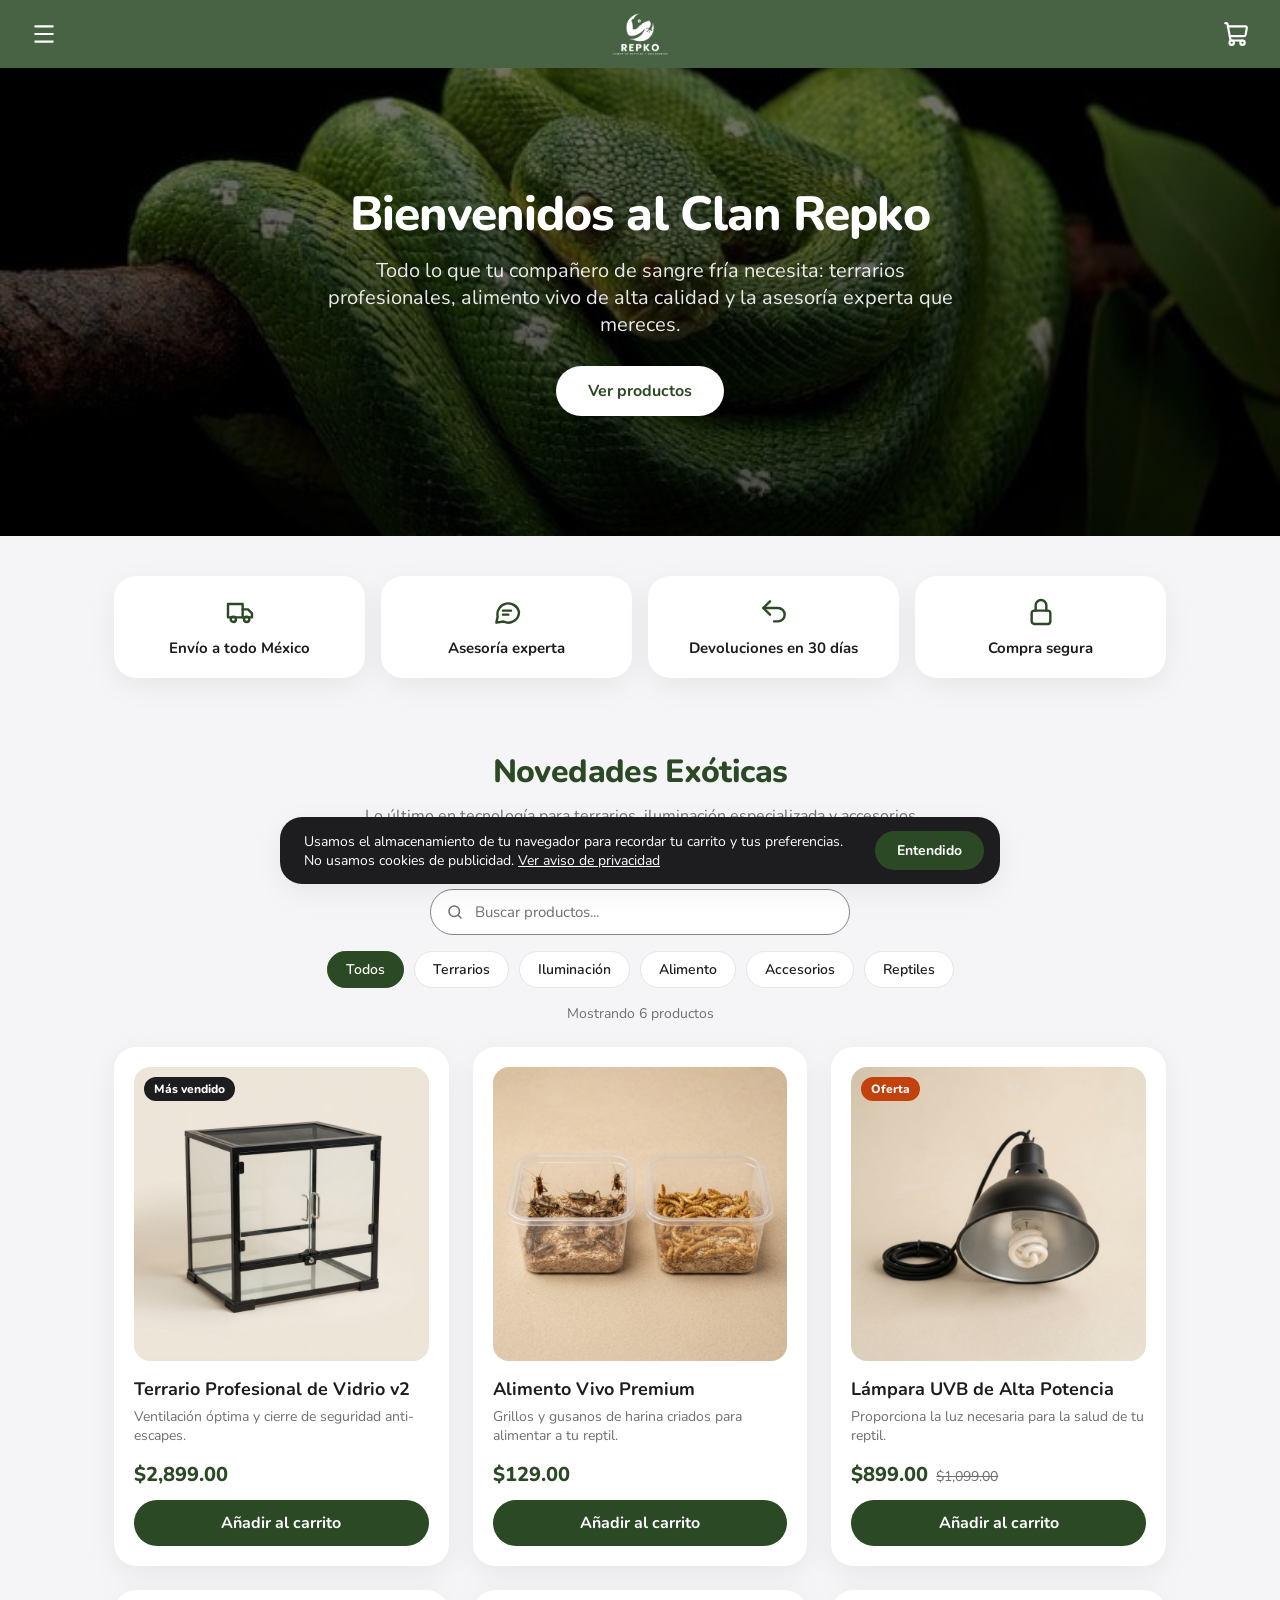
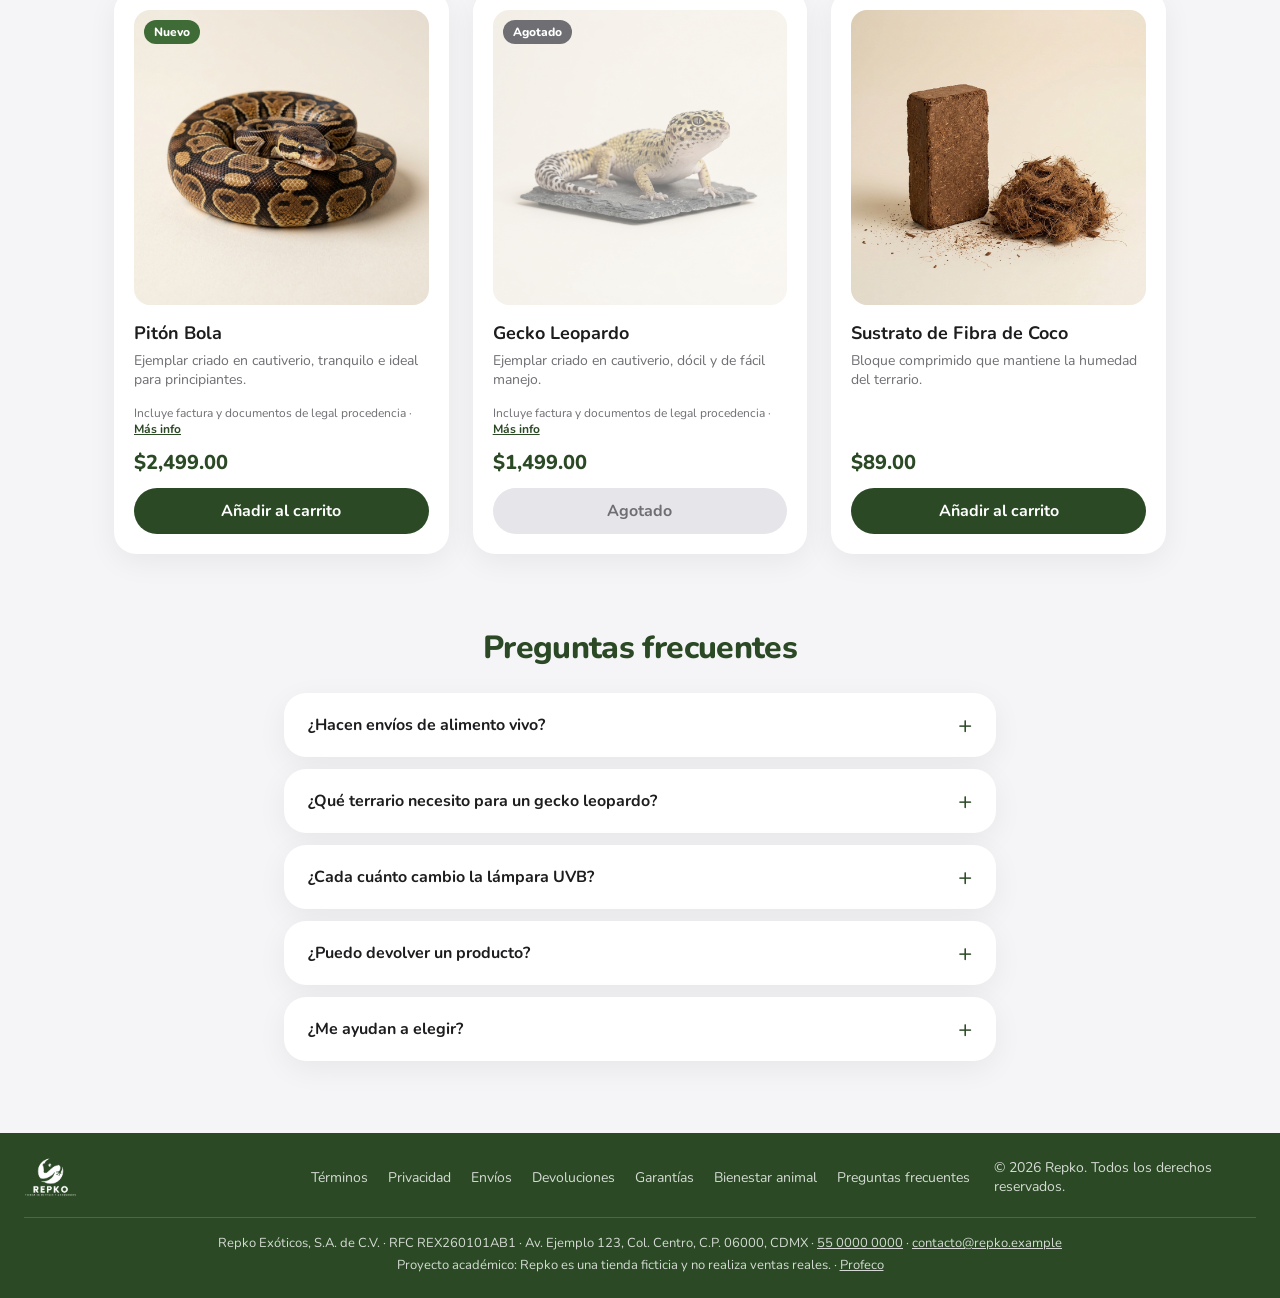
<file: index.html>
<!DOCTYPE html>
<html lang="es-MX">
<head>
    <meta charset="UTF-8">
    <meta name="viewport" content="width=device-width, initial-scale=1.0">
    <link rel="preconnect" href="https://fonts.googleapis.com">
    <link rel="preconnect" href="https://fonts.gstatic.com" crossorigin>
    <link href="https://fonts.googleapis.com/css2?family=Nunito:ital,wght@0,200..1000;1,200..1000&display=swap" rel="stylesheet">
    <link rel="stylesheet" href="css/styles.css">
    <title>Repko | Tienda de Reptiles y Exóticos</title>
</head>
<body>
    <a class="skip-link" href="#contenido">Saltar al contenido principal</a>

    <div class="storage-notice" role="region" aria-label="Aviso de almacenamiento" hidden>
        <p class="storage-notice__text">Usamos el almacenamiento de tu navegador para recordar tu carrito y tus preferencias. No usamos cookies de publicidad. <a href="legal.html#privacidad">Ver aviso de privacidad</a></p>
        <button class="storage-notice__button" type="button">Entendido</button>
    </div>

    <header class="header">
        <button class="header__button" id="boton-menu" type="button" aria-label="Abrir menú" aria-controls="menu" aria-expanded="false">
            <img class="header__icon" src="img/icons/menu.svg" alt="">
        </button>
        <img class="header__logo" src="img/logos/repko_logo_blanco_transparente.png" alt="Repko">
        <button class="header__button" id="boton-carrito" type="button" aria-label="Ver carrito" aria-controls="carrito" aria-expanded="false">
            <img class="header__icon" src="img/icons/shopping-cart.svg" alt="">
            <span class="header__count" aria-hidden="true">0</span>
        </button>
    </header>

    <main id="contenido">
        <section class="hero">
            <h1 class="hero__title">Bienvenidos al Clan Repko</h1>
            <p class="hero__text">Todo lo que tu compañero de sangre fría necesita: terrarios profesionales, alimento vivo de alta calidad y la asesoría experta que mereces.</p>
            <a class="hero__button" href="#productos">Ver productos</a>
        </section>

        <!-- Franja de beneficios -->
        <section class="benefits" aria-label="Beneficios de comprar en Repko">
            <ul class="benefits__list" role="list">
                <li class="benefits__item">
                    <svg class="benefits__icon" viewBox="0 0 24 24" aria-hidden="true" focusable="false">
                        <path d="M3 6h11v10H3z"/>
                        <path d="M14 10h4l3 3v3h-7"/>
                        <circle cx="7" cy="17.5" r="2"/>
                        <circle cx="17" cy="17.5" r="2"/>
                    </svg>
                    <span>Envío a todo México</span>
                </li>
                <li class="benefits__item">
                    <svg class="benefits__icon" viewBox="0 0 24 24" aria-hidden="true" focusable="false">
                        <path d="M21 12a8 8 0 0 1-11.6 7.1L4 20l1-4.6A8 8 0 1 1 21 12z"/>
                        <path d="M9 11h6"/>
                        <path d="M9 14h4"/>
                    </svg>
                    <span>Asesoría experta</span>
                </li>
                <li class="benefits__item">
                    <svg class="benefits__icon" viewBox="0 0 24 24" aria-hidden="true" focusable="false">
                        <path d="M9 14L4 9l5-5"/>
                        <path d="M4 9h11a5 5 0 0 1 0 10h-3"/>
                    </svg>
                    <span>Devoluciones en 30 días</span>
                </li>
                <li class="benefits__item">
                    <svg class="benefits__icon" viewBox="0 0 24 24" aria-hidden="true" focusable="false">
                        <rect x="5" y="11" width="14" height="10" rx="2"/>
                        <path d="M8 11V7a4 4 0 0 1 8 0v4"/>
                    </svg>
                    <span>Compra segura</span>
                </li>
            </ul>
        </section>

        <!-- Sección de Productos Nuevos -->
        <section class="products" id="productos">
            <h2 class="products__title">Novedades Exóticas</h2>
            <p class="products__text">Lo último en tecnología para terrarios, iluminación especializada y accesorios prémium recién llegados a nuestro inventario.</p>

            <!-- Buscador -->
            <div class="search" role="search">
                <label class="visually-hidden" for="buscador">Buscar productos</label>
                <svg class="search__icon" viewBox="0 0 24 24" aria-hidden="true" focusable="false">
                    <circle cx="11" cy="11" r="7"/>
                    <path d="M20 20l-4-4"/>
                </svg>
                <input class="search__input" type="search" id="buscador" placeholder="Buscar productos..." autocomplete="off">
            </div>

            <!-- Filtros por categoría -->
            <div class="filters" role="group" aria-label="Filtrar por categoría">
                <button class="filters__button" type="button" data-filtro="todos" aria-pressed="true">Todos</button>
                <button class="filters__button" type="button" data-filtro="terrarios" aria-pressed="false">Terrarios</button>
                <button class="filters__button" type="button" data-filtro="iluminacion" aria-pressed="false">Iluminación</button>
                <button class="filters__button" type="button" data-filtro="alimento" aria-pressed="false">Alimento</button>
                <button class="filters__button" type="button" data-filtro="accesorios" aria-pressed="false">Accesorios</button>
                <button class="filters__button" type="button" data-filtro="reptiles" aria-pressed="false">Reptiles</button>
            </div>
            <p class="products__count" aria-live="polite">Mostrando 6 productos</p>

            <!-- Estructura productos-->
            <div class="products__grid">
                <article class="product-card" data-id="terrario-vidrio" data-nombre="Terrario Profesional de Vidrio v2" data-precio="2899" data-imagen="img/products/glass-terrarium.png" data-categoria="terrarios">
                    <div class="product-card__media">
                        <span class="badge badge--top">Más vendido</span>
                        <img class="product-card__image" src="img/products/glass-terrarium.png" alt="Terrario de vidrio con puertas frontales y tapa de malla">
                    </div>
                    <h3 class="product-card__title" id="producto-terrario-vidrio">Terrario Profesional de Vidrio v2</h3>
                    <p class="product-card__text">Ventilación óptima y cierre de seguridad anti-escapes.</p>
                    <span class="product-card__price">$2,899.00</span>
                    <button class="product-card__button" type="button" aria-describedby="producto-terrario-vidrio">Añadir al carrito</button>
                </article>

                <article class="product-card" data-id="alimento-vivo" data-nombre="Alimento Vivo Premium" data-precio="129" data-imagen="img/products/live-crickets-mealworms.png" data-categoria="alimento">
                    <div class="product-card__media">
                        <img class="product-card__image" src="img/products/live-crickets-mealworms.png" alt="Dos recipientes con grillos y gusanos de harina vivos">
                    </div>
                    <h3 class="product-card__title" id="producto-alimento-vivo">Alimento Vivo Premium</h3>
                    <p class="product-card__text">Grillos y gusanos de harina criados para alimentar a tu reptil.</p>
                    <span class="product-card__price">$129.00</span>
                    <button class="product-card__button" type="button" aria-describedby="producto-alimento-vivo">Añadir al carrito</button>
                </article>

                <article class="product-card" data-id="lampara-uvb" data-nombre="Lámpara UVB de Alta Potencia" data-precio="899" data-imagen="img/products/uvb-dome-lamp.png" data-categoria="iluminacion">
                    <div class="product-card__media">
                        <span class="badge badge--oferta">Oferta</span>
                        <img class="product-card__image" src="img/products/uvb-dome-lamp.png" alt="Lámpara de domo negra con foco para terrario">
                    </div>
                    <h3 class="product-card__title" id="producto-lampara-uvb">Lámpara UVB de Alta Potencia</h3>
                    <p class="product-card__text">Proporciona la luz necesaria para la salud de tu reptil.</p>
                    <div class="product-card__prices">
                        <span class="product-card__price"><span class="visually-hidden">Precio de oferta: </span>$899.00</span>
                        <del class="product-card__old-price"><span class="visually-hidden">Precio anterior: </span>$1,099.00</del>
                    </div>
                    <button class="product-card__button" type="button" aria-describedby="producto-lampara-uvb">Añadir al carrito</button>
                </article>

                <article class="product-card" data-id="piton-bola" data-nombre="Pitón Bola" data-precio="2499" data-imagen="img/products/ball-python.png" data-categoria="reptiles">
                    <div class="product-card__media">
                        <span class="badge badge--nuevo">Nuevo</span>
                        <img class="product-card__image" src="img/products/ball-python.png" alt="Pitón bola enroscada con manchas cafés y doradas">
                    </div>
                    <h3 class="product-card__title" id="producto-piton-bola">Pitón Bola</h3>
                    <p class="product-card__text">Ejemplar criado en cautiverio, tranquilo e ideal para principiantes.</p>
                    <p class="product-card__legal">Incluye factura y documentos de legal procedencia · <a href="legal.html#bienestar">Más info<span class="visually-hidden"> sobre la legal procedencia</span></a></p>
                    <span class="product-card__price">$2,499.00</span>
                    <button class="product-card__button" type="button" aria-describedby="producto-piton-bola">Añadir al carrito</button>
                </article>

                <article class="product-card" data-id="gecko-leopardo" data-nombre="Gecko Leopardo" data-precio="1499" data-imagen="img/products/leopard-gecko.png" data-categoria="reptiles" data-agotado="true">
                    <div class="product-card__media">
                        <span class="badge badge--agotado">Agotado</span>
                        <img class="product-card__image" src="img/products/leopard-gecko.png" alt="Gecko leopardo amarillo con manchas negras sobre una piedra">
                    </div>
                    <h3 class="product-card__title" id="producto-gecko-leopardo">Gecko Leopardo</h3>
                    <p class="product-card__text">Ejemplar criado en cautiverio, dócil y de fácil manejo.</p>
                    <p class="product-card__legal">Incluye factura y documentos de legal procedencia · <a href="legal.html#bienestar">Más info<span class="visually-hidden"> sobre la legal procedencia</span></a></p>
                    <span class="product-card__price">$1,499.00</span>
                    <button class="product-card__button" type="button" aria-describedby="producto-gecko-leopardo">Añadir al carrito</button>
                </article>

                <article class="product-card" data-id="sustrato-coco" data-nombre="Sustrato de Fibra de Coco" data-precio="89" data-imagen="img/products/coco-fiber-substrate.png" data-categoria="accesorios">
                    <div class="product-card__media">
                        <img class="product-card__image" src="img/products/coco-fiber-substrate.png" alt="Bloque comprimido de fibra de coco junto a fibra suelta">
                    </div>
                    <h3 class="product-card__title" id="producto-sustrato-coco">Sustrato de Fibra de Coco</h3>
                    <p class="product-card__text">Bloque comprimido que mantiene la humedad del terrario.</p>
                    <span class="product-card__price">$89.00</span>
                    <button class="product-card__button" type="button" aria-describedby="producto-sustrato-coco">Añadir al carrito</button>
                </article>
            </div>
            <p class="products__empty" hidden>No encontramos productos con esa búsqueda.</p>
        </section>

        <!-- Preguntas frecuentes -->
        <section class="faq" id="faq">
            <h2 class="faq__title">Preguntas frecuentes</h2>
            <div class="faq__list">
                <details class="faq__item">
                    <summary class="faq__question">¿Hacen envíos de alimento vivo?</summary>
                    <p class="faq__answer">Sí, a todo México por paquetería exprés y en empaque ventilado. Si hace mucho calor o frío podemos mover la fecha de envío para que los insectos lleguen en buen estado.</p>
                </details>
                <details class="faq__item">
                    <summary class="faq__question">¿Qué terrario necesito para un gecko leopardo?</summary>
                    <p class="faq__answer">Para un adulto, un terrario de unos 90 × 45 cm de base es un buen punto de partida. Importa más el espacio de suelo que la altura, con una zona cálida y otra fresca.</p>
                </details>
                <details class="faq__item">
                    <summary class="faq__question">¿Cada cuánto cambio la lámpara UVB?</summary>
                    <p class="faq__answer">La radiación UVB disminuye aunque la lámpara siga encendiendo. Por lo general se cambia cada 6 a 12 meses; revisa siempre las indicaciones del fabricante.</p>
                </details>
                <details class="faq__item">
                    <summary class="faq__question">¿Puedo devolver un producto?</summary>
                    <p class="faq__answer">Sí. Tienes 5 días hábiles desde que recibes tu pedido para revocar la compra, y 30 días para cambiar o devolver accesorios sin usar y en su empaque. El alimento vivo no tiene devolución por cambio de opinión, pero si llega en mal estado o tu reptil tiene algún problema al llegar, escríbenos en las primeras 24 horas y lo resolvemos. <a href="legal.html#devoluciones">Ver política completa</a></p>
                </details>
                <details class="faq__item">
                    <summary class="faq__question">¿Me ayudan a elegir?</summary>
                    <p class="faq__answer">Claro. Cuéntanos la especie y la edad de tu reptil y te recomendamos el equipo adecuado. Para temas de salud, consulta siempre a un veterinario especialista en exóticos.</p>
                </details>
            </div>
        </section>
    </main>

    <footer class="footer">
        <img class="footer__logo" src="img/logos/repko_logo_blanco_transparente.png" alt="Repko">
        <nav class="footer__nav" aria-label="Información legal y ayuda">
            <a class="footer__link" href="legal.html#terminos">Términos</a>
            <a class="footer__link" href="legal.html#privacidad">Privacidad</a>
            <a class="footer__link" href="legal.html#envios">Envíos</a>
            <a class="footer__link" href="legal.html#devoluciones">Devoluciones</a>
            <a class="footer__link" href="legal.html#garantias">Garantías</a>
            <a class="footer__link" href="legal.html#bienestar">Bienestar animal</a>
            <a class="footer__link" href="index.html#faq">Preguntas frecuentes</a>
        </nav>
        <p class="footer__text">© 2026 Repko. Todos los derechos reservados.</p>
        <div class="footer__legal">
            <p>Repko Exóticos, S.A. de C.V. · RFC REX260101AB1 · Av. Ejemplo 123, Col. Centro, C.P. 06000, CDMX · <a href="tel:+525500000000">55 0000 0000</a> · <a href="mailto:contacto@repko.example">contacto@repko.example</a></p>
            <p>Proyecto académico: Repko es una tienda ficticia y no realiza ventas reales. · <a href="https://www.gob.mx/profeco" target="_blank" rel="noopener">Profeco<span class="visually-hidden"> (se abre en una pestaña nueva)</span></a></p>
        </div>
    </footer>

    <div class="cart-overlay"></div>

    <div class="menu" id="menu" role="dialog" aria-labelledby="menu-titulo">
        <div class="menu__header">
            <h2 class="menu__title" id="menu-titulo">Menú</h2>
            <button class="menu__close" type="button" aria-label="Cerrar menú">×</button>
        </div>

        <nav class="menu__nav" aria-label="Secciones de la tienda">
            <h3 class="menu__label">Categorías</h3>
            <ul class="menu__list" role="list">
                <li><a class="menu__link" href="#productos" data-filtro="todos">Todos los productos</a></li>
                <li><a class="menu__link" href="#productos" data-filtro="terrarios">Terrarios</a></li>
                <li><a class="menu__link" href="#productos" data-filtro="iluminacion">Iluminación</a></li>
                <li><a class="menu__link" href="#productos" data-filtro="alimento">Alimento</a></li>
                <li><a class="menu__link" href="#productos" data-filtro="accesorios">Accesorios</a></li>
                <li><a class="menu__link" href="#productos" data-filtro="reptiles">Reptiles</a></li>
            </ul>

            <h3 class="menu__label">Ayuda</h3>
            <ul class="menu__list" role="list">
                <li><a class="menu__link" href="#faq">Preguntas frecuentes</a></li>
                <li><a class="menu__link" href="legal.html#envios">Envíos</a></li>
                <li><a class="menu__link" href="legal.html#devoluciones">Devoluciones</a></li>
                <li><a class="menu__link" href="legal.html#garantias">Garantías</a></li>
                <li><a class="menu__link" href="legal.html#terminos">Términos y condiciones</a></li>
            </ul>
        </nav>
    </div>

    <div class="cart" id="carrito" role="dialog" aria-labelledby="carrito-titulo">
        <div class="cart__header">
            <h2 class="cart__title" id="carrito-titulo">Carrito</h2>
            <button class="cart__close" type="button" aria-label="Cerrar carrito">×</button>
        </div>

        <p class="visually-hidden" id="anuncio-carrito" role="status"></p>

        <p class="cart__shipping"></p>
        <div class="cart__bar" aria-hidden="true">
            <div class="cart__bar-fill"></div>
        </div>

        <ul class="cart__list" role="list"></ul>
        <p class="cart__empty">Tu carrito está vacío.</p>

        <div class="cart__footer">
            <p class="cart__row">
                <span>Subtotal</span>
                <span class="cart__subtotal">$0.00</span>
            </p>
            <p class="cart__row">
                <span>Envío</span>
                <span class="cart__shipping-cost">—</span>
            </p>
            <p class="cart__total">
                <span>Total</span>
                <span class="cart__total-price">$0.00</span>
            </p>
            <button class="cart__checkout" type="button">Finalizar compra</button>
        </div>
    </div>

    <!-- Ventana de confirmación del pedido -->
    <dialog class="confirm" id="confirmar-pedido" aria-labelledby="confirm-titulo">
        <h2 class="confirm__title" id="confirm-titulo">Confirma tu pedido</h2>

        <dl class="confirm__summary">
            <div class="confirm__row">
                <dt>Productos</dt>
                <dd class="confirm__pieces">0</dd>
            </div>
            <div class="confirm__row">
                <dt>Subtotal</dt>
                <dd class="confirm__subtotal">$0.00</dd>
            </div>
            <div class="confirm__row">
                <dt>Envío</dt>
                <dd class="confirm__shipping">—</dd>
            </div>
            <div class="confirm__row confirm__row--total">
                <dt>Total</dt>
                <dd class="confirm__total">$0.00</dd>
            </div>
        </dl>

        <fieldset class="confirm__checks">
            <legend class="visually-hidden">Condiciones del pedido</legend>

            <div class="confirm__field">
                <label class="confirm__check" for="casilla-terminos">
                    <input class="confirm__input" type="checkbox" id="casilla-terminos" required>
                    <span>He leído y acepto los <a href="legal.html#terminos" target="_blank" rel="noopener">Términos y condiciones<span class="visually-hidden"> (se abre en una pestaña nueva)</span></a> y el <a href="legal.html#privacidad" target="_blank" rel="noopener">Aviso de privacidad<span class="visually-hidden"> (se abre en una pestaña nueva)</span></a>. <span class="confirm__required" aria-hidden="true">(obligatoria)</span></span>
                </label>
                <p class="confirm__error" id="error-terminos" hidden>Para continuar, acepta los Términos y condiciones y el Aviso de privacidad.</p>
            </div>

            <div class="confirm__field" id="bloque-reptiles" hidden>
                <label class="confirm__check" for="casilla-reptiles">
                    <input class="confirm__input" type="checkbox" id="casilla-reptiles" required>
                    <span>Confirmo que soy mayor de 18 años, que tengo listo el hábitat del ejemplar y que acepto la <a href="legal.html#bienestar" target="_blank" rel="noopener">Política de bienestar animal<span class="visually-hidden"> (se abre en una pestaña nueva)</span></a>. <span class="confirm__required" aria-hidden="true">(obligatoria)</span></span>
                </label>
                <p class="confirm__error" id="error-reptiles" hidden>Para comprar un ejemplar vivo, confirma que eres mayor de 18 años, que tienes listo su hábitat y que aceptas la Política de bienestar animal.</p>
            </div>

            <label class="confirm__check" for="casilla-promociones">
                <input class="confirm__input" type="checkbox" id="casilla-promociones">
                <span>Quiero recibir promociones y novedades por correo. <span class="confirm__required">(opcional)</span></span>
            </label>
        </fieldset>

        <p class="confirm__note">Tienes 5 días hábiles después de recibir tu pedido para revocar la compra. Los ejemplares vivos incluyen factura y documentos de legal procedencia.</p>
        <p class="confirm__note"><strong>Repko Exóticos, S.A. de C.V.</strong> usará tus datos para procesar y enviar tu pedido, emitir tu factura y atender garantías. Si lo autorizas, también para enviarte promociones. Consulta el <a href="legal.html#privacidad" target="_blank" rel="noopener">Aviso de privacidad integral<span class="visually-hidden"> (se abre en una pestaña nueva)</span></a>.</p>

        <div class="confirm__actions">
            <button class="confirm__back" type="button">Volver al carrito</button>
            <button class="confirm__submit" type="button">Confirmar pedido</button>
        </div>
    </dialog>

    <div class="toast" role="status" aria-live="polite"></div>

    <script src="js/avisos.js"></script>
    <script src="js/main.js"></script>
</body>
</html>
</file>
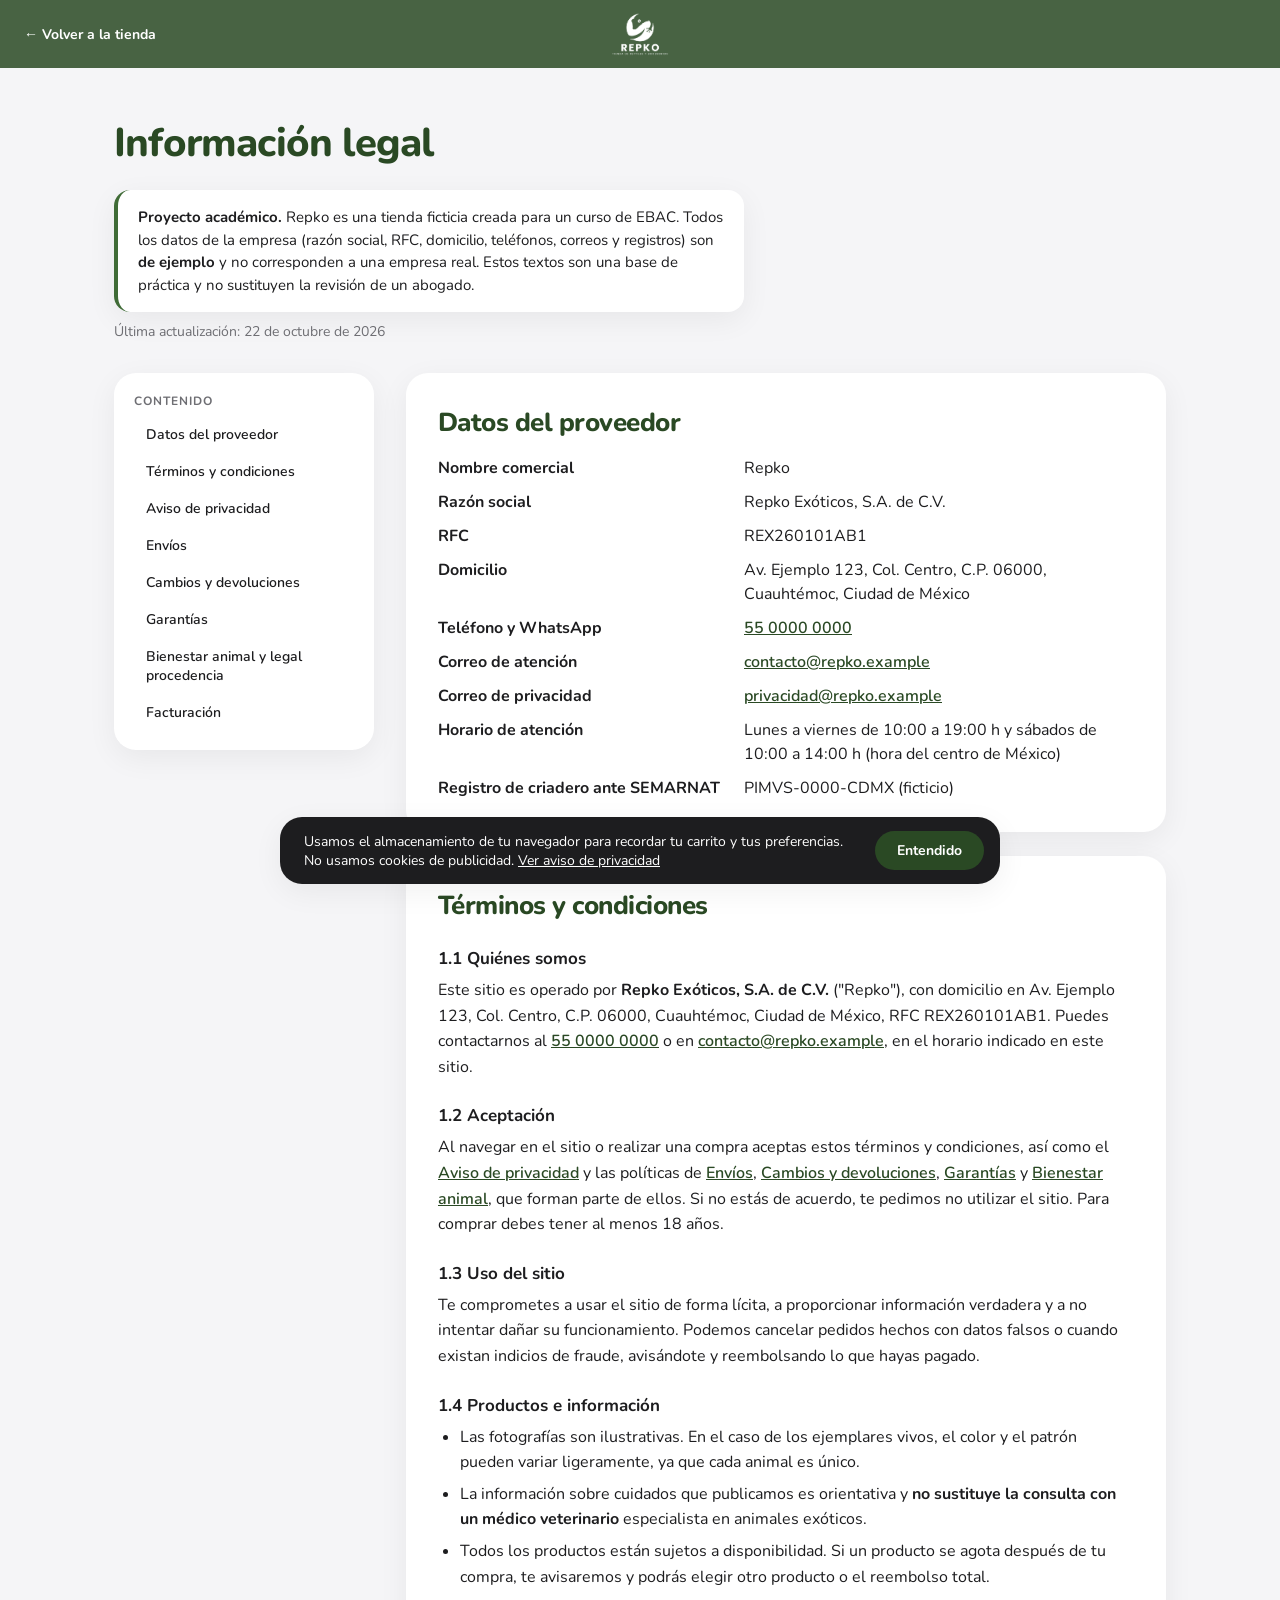
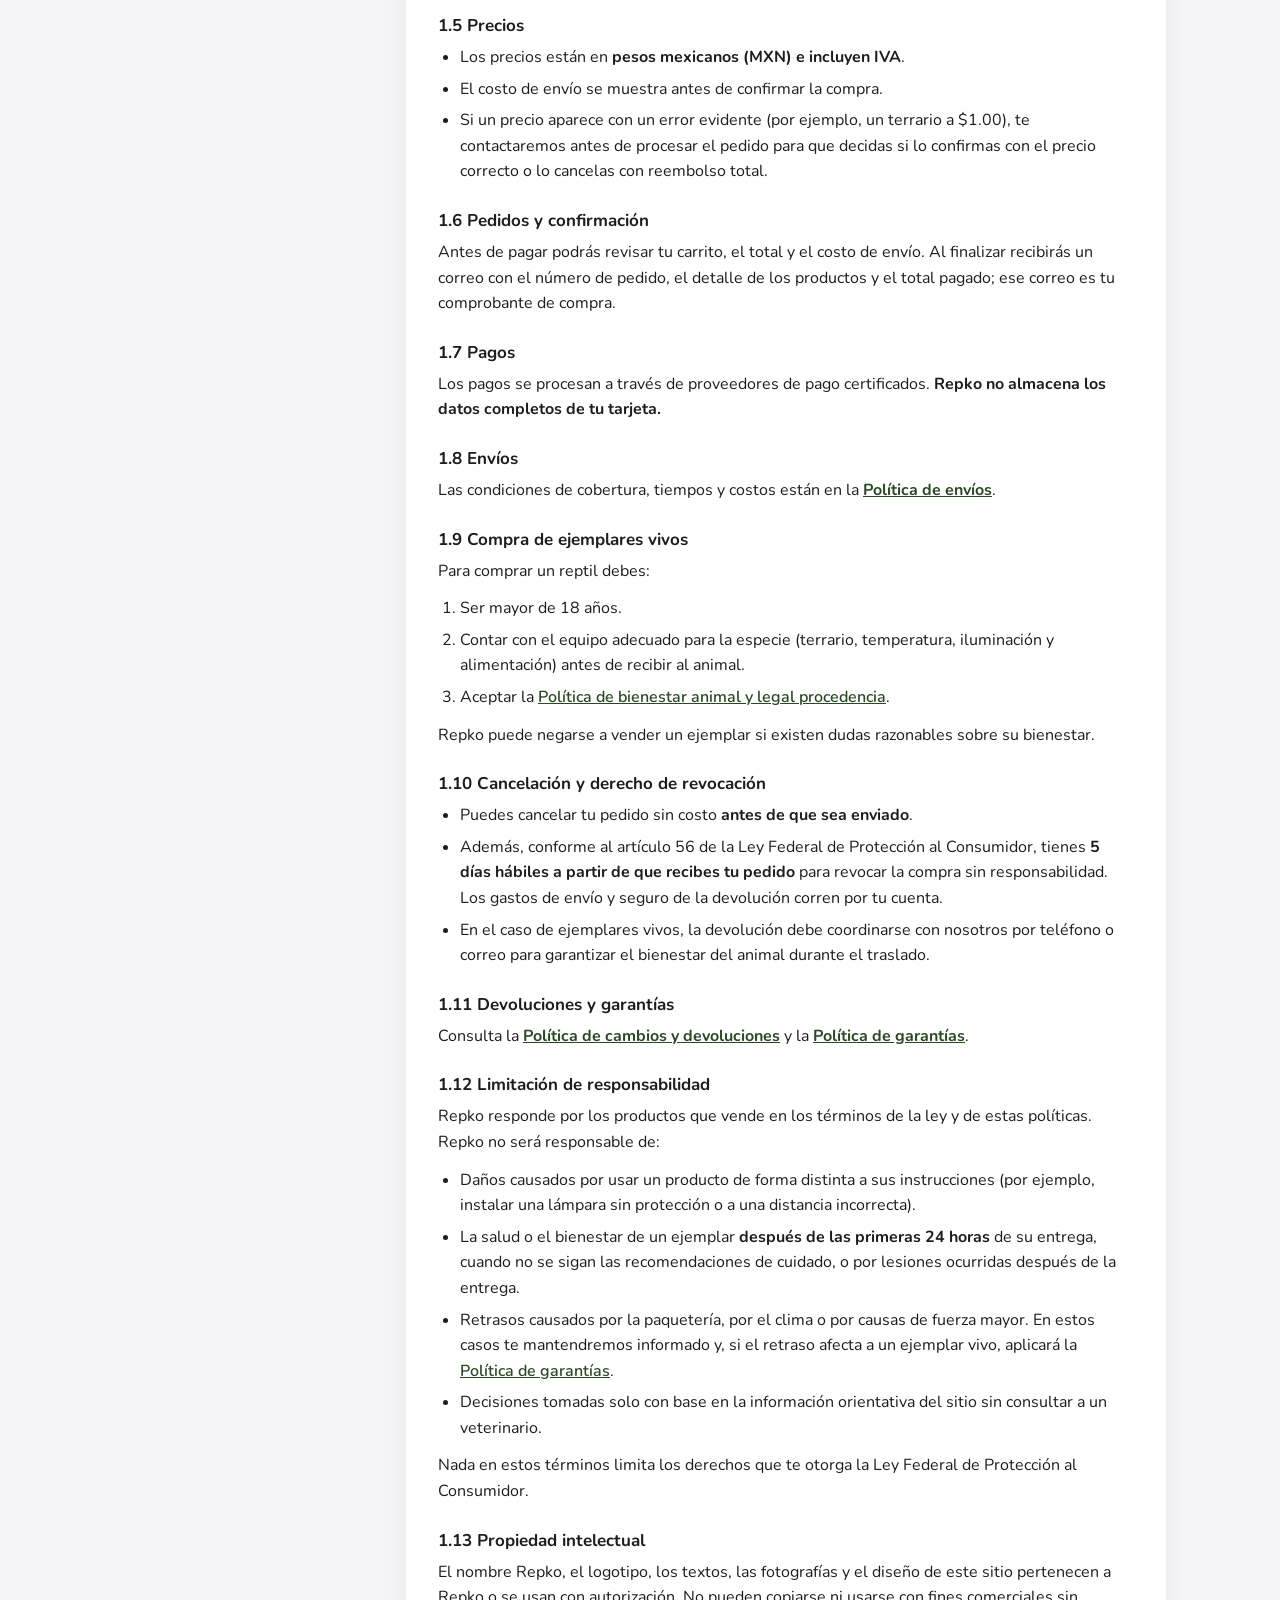
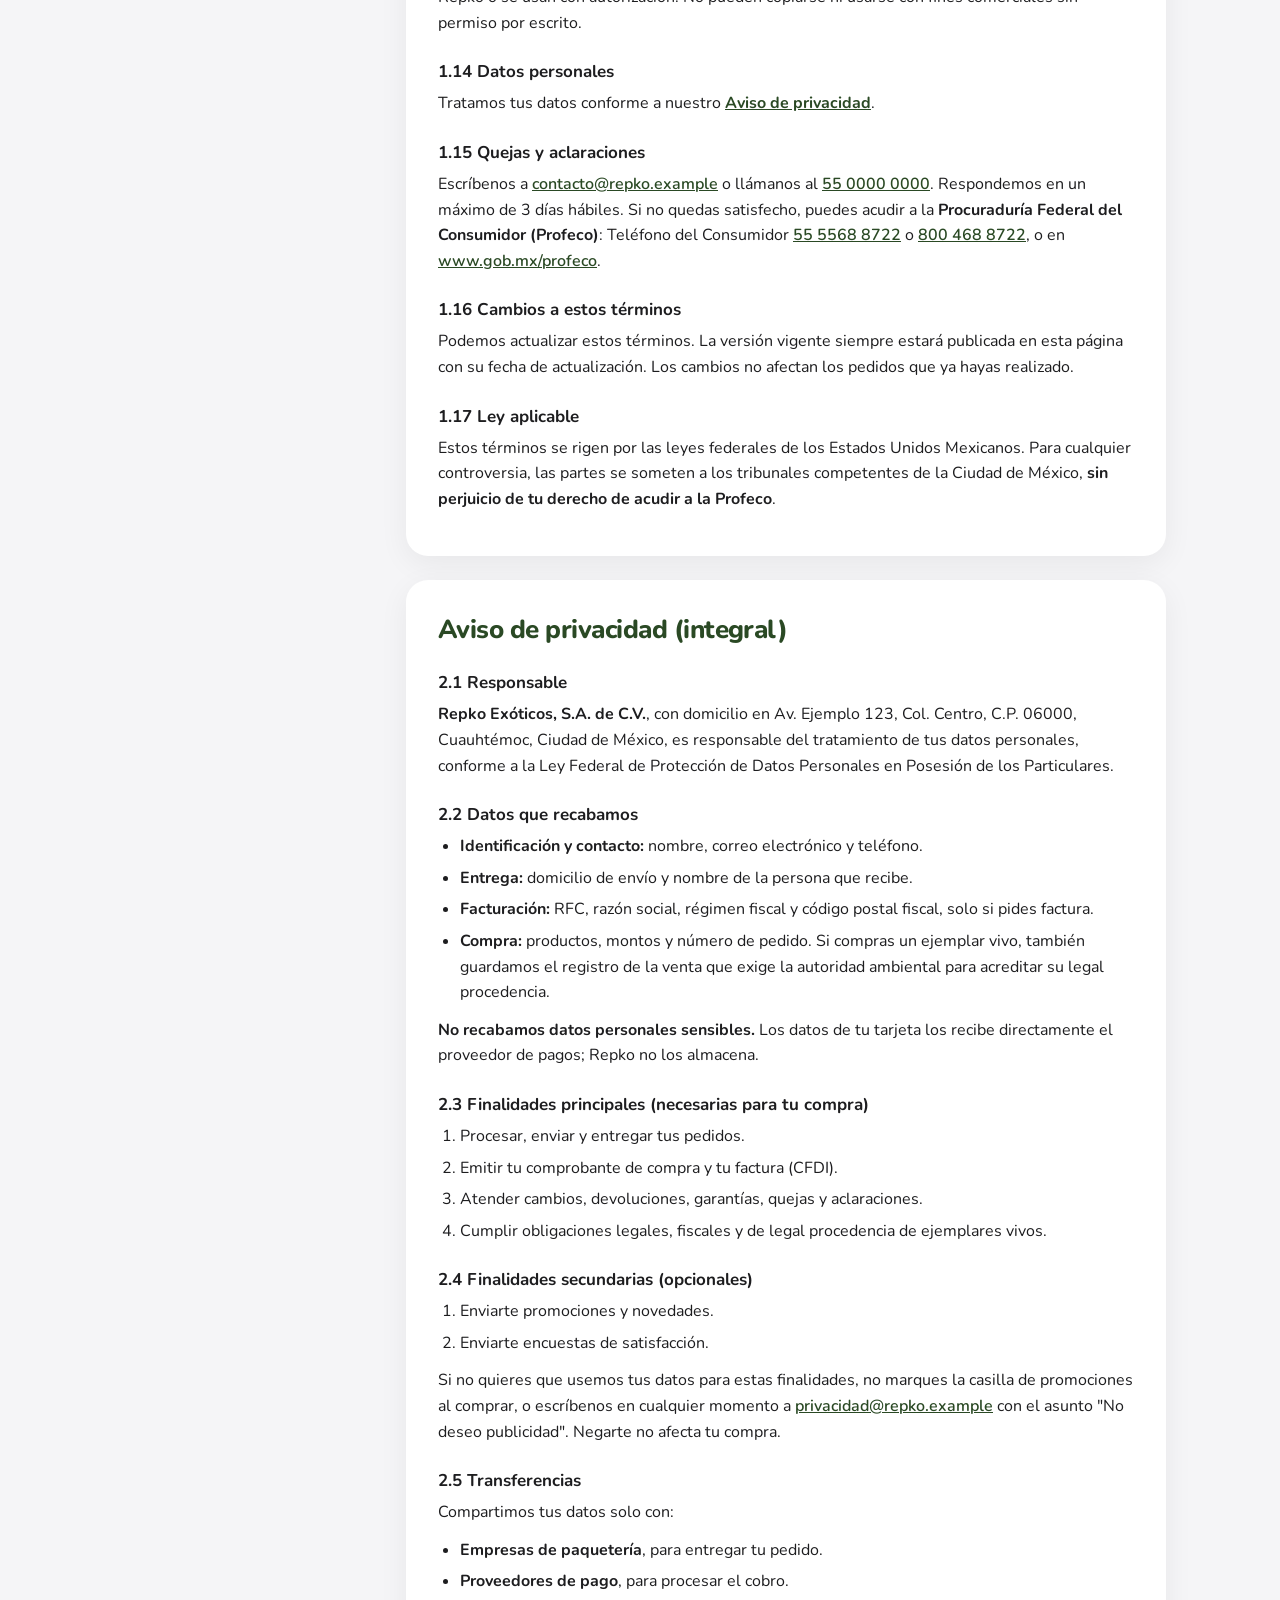
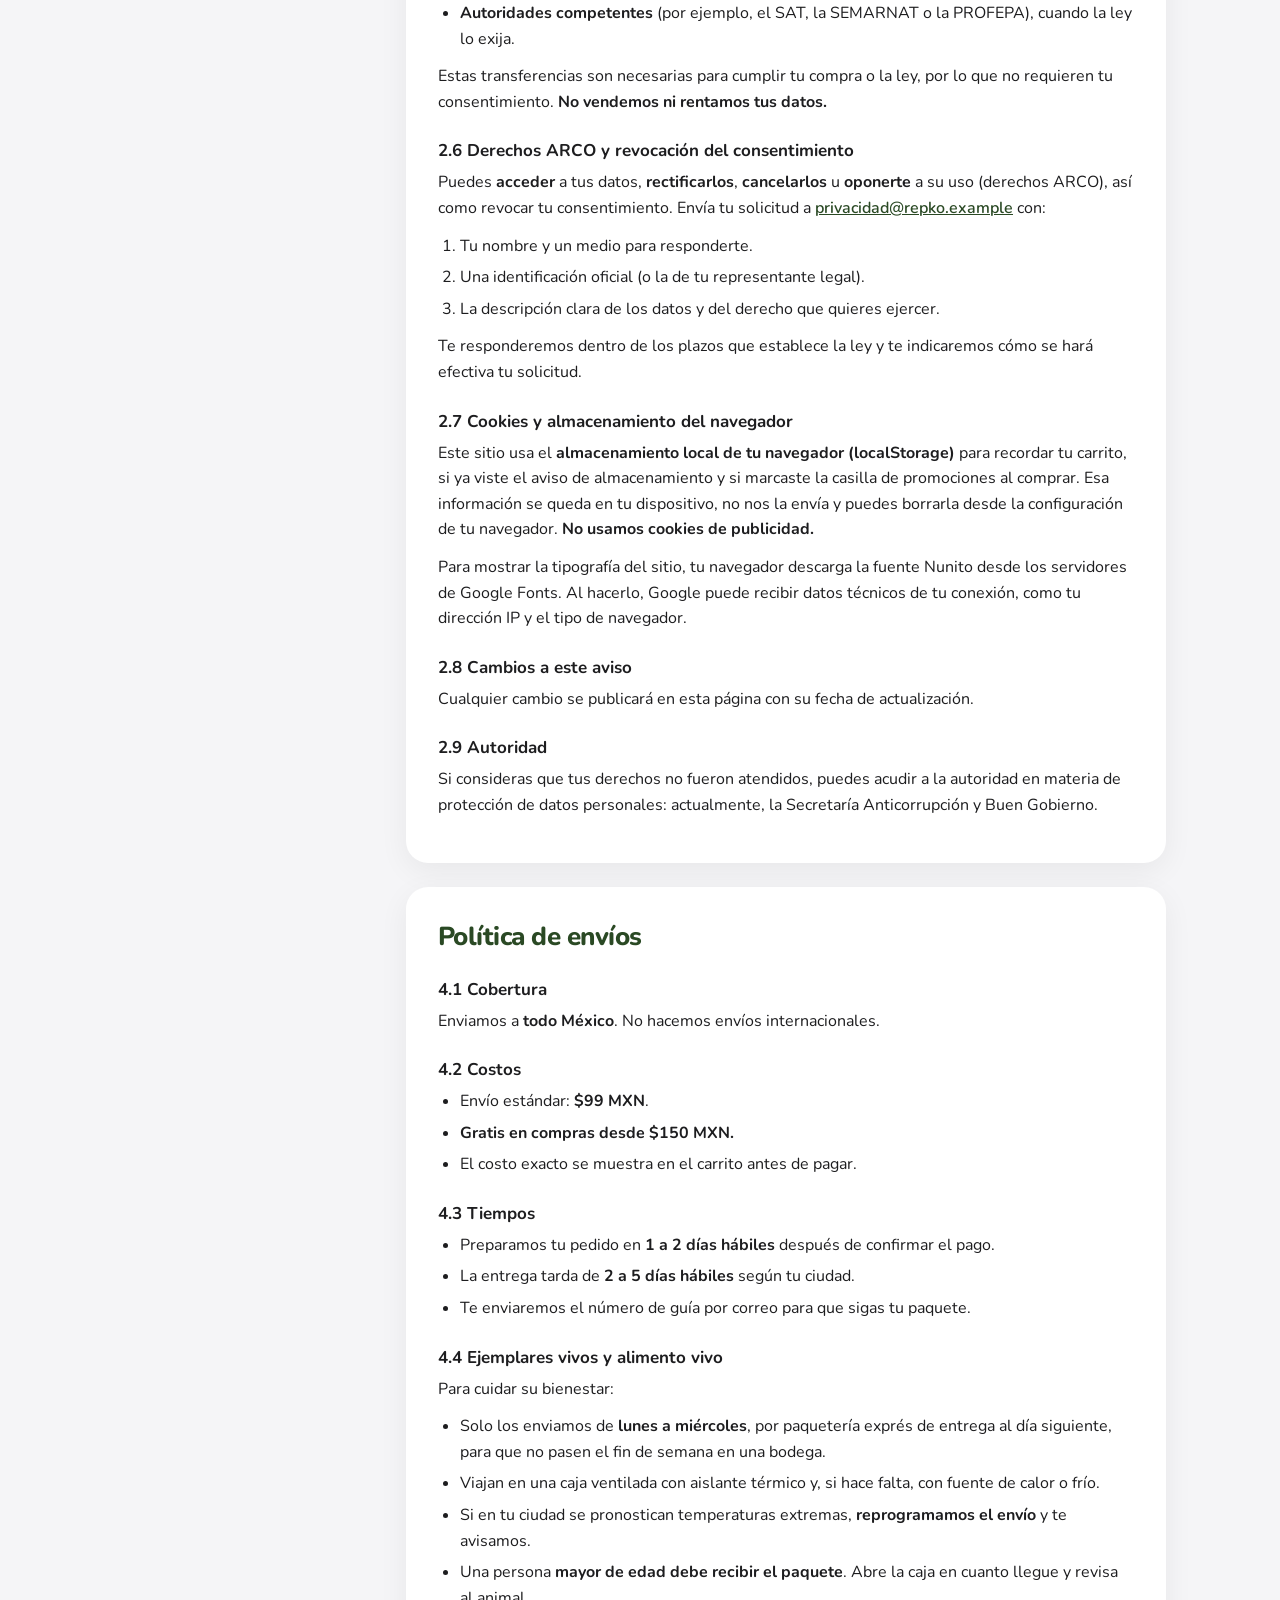
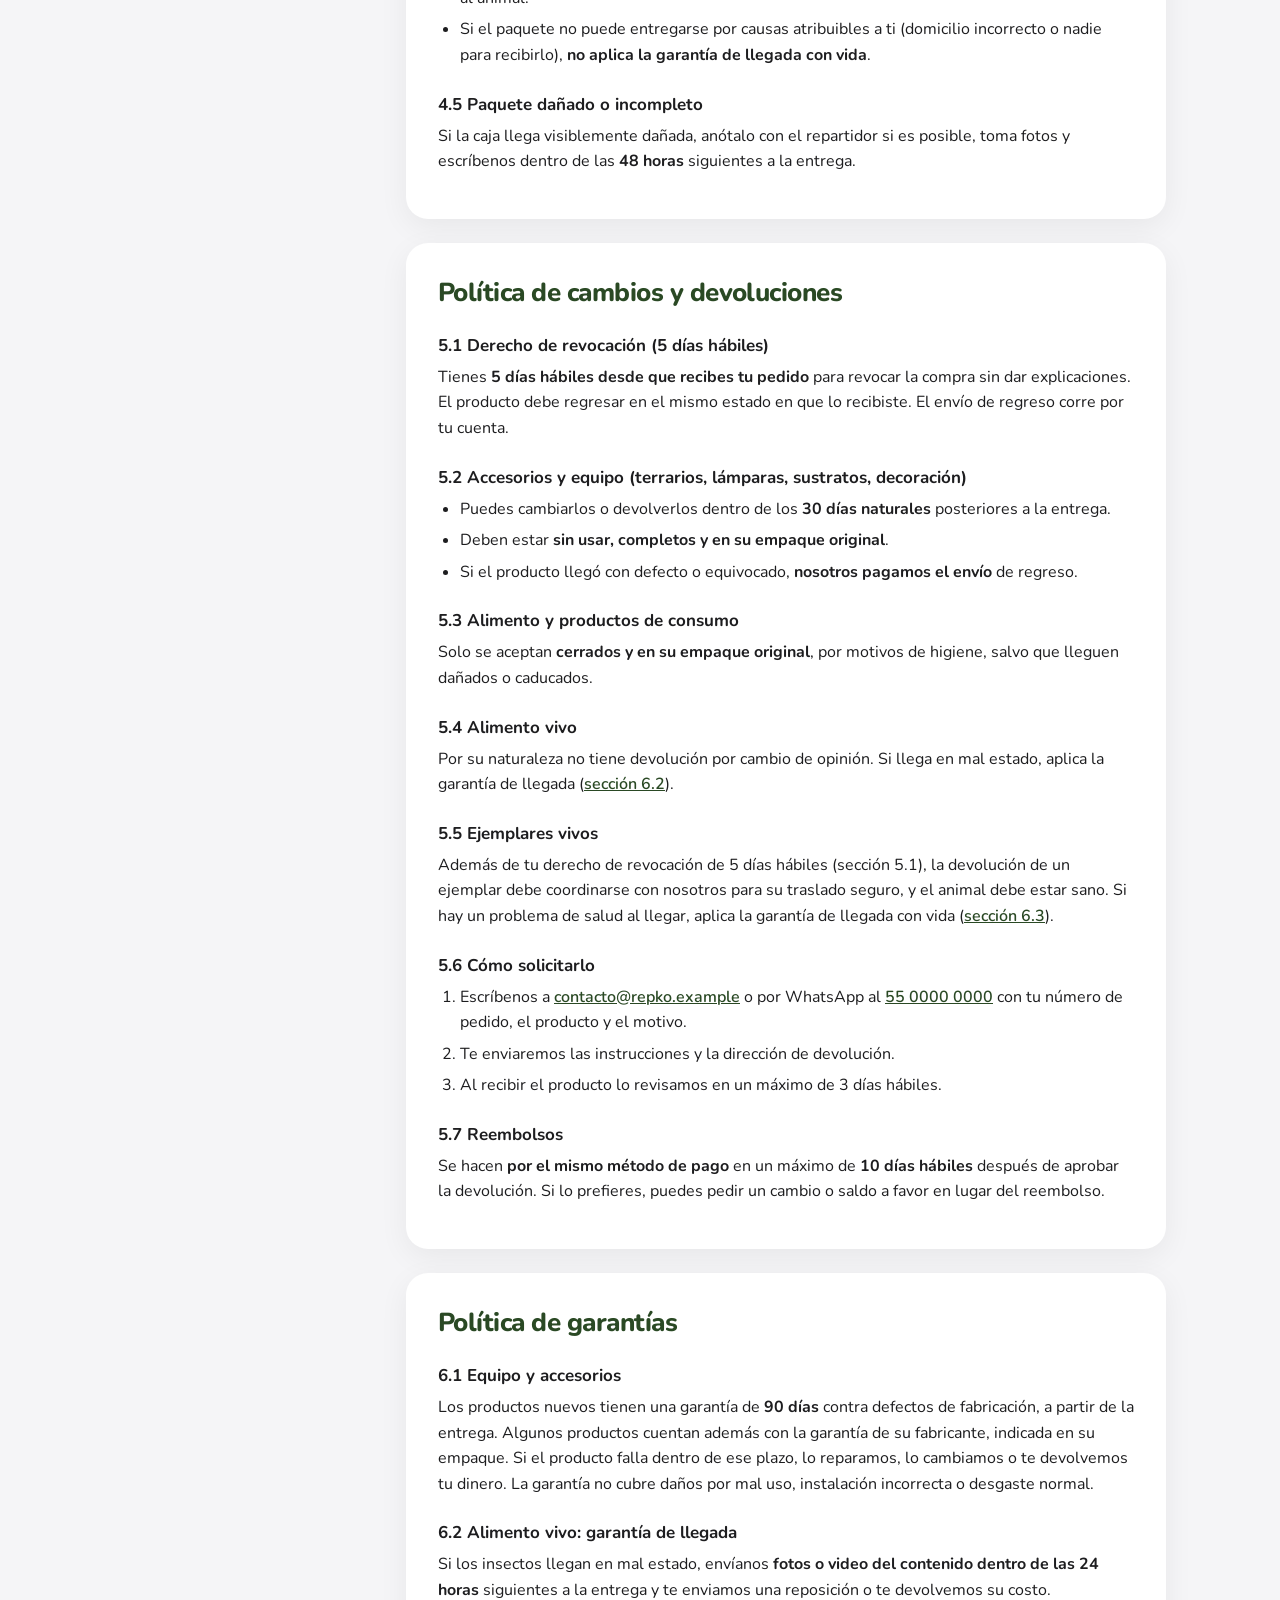
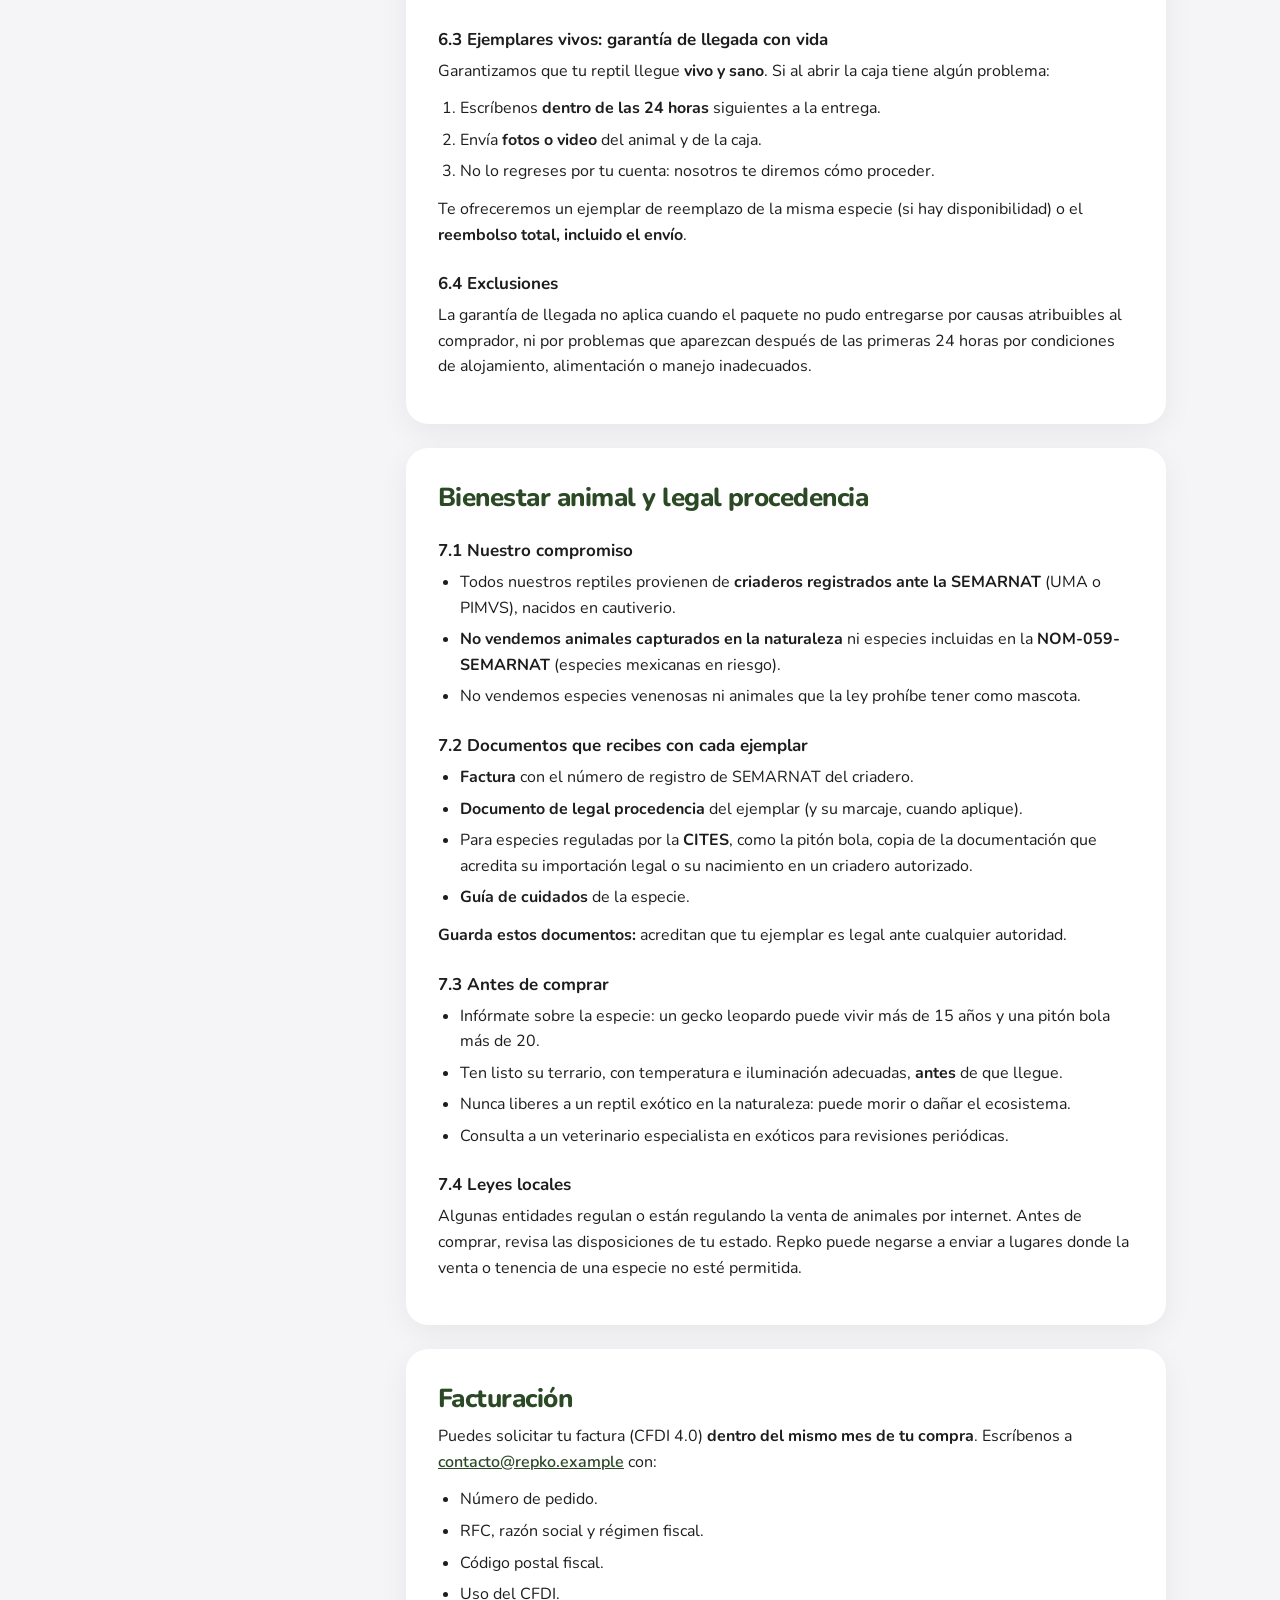
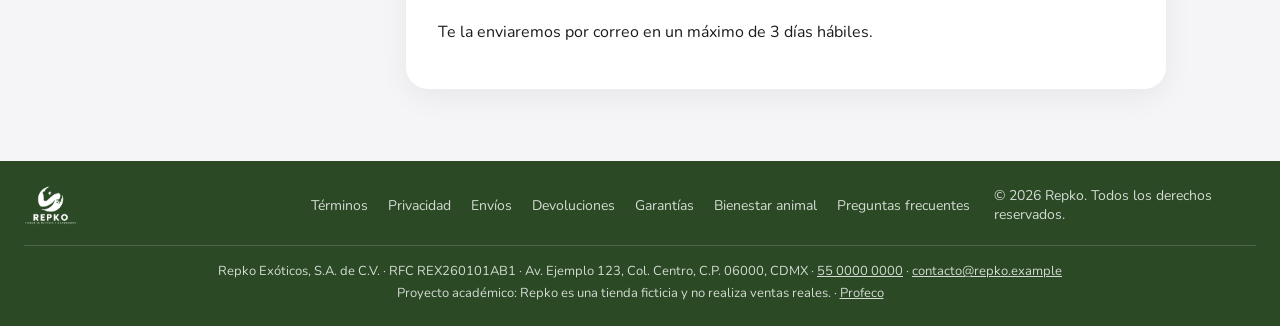
<file: legal.html>
<!DOCTYPE html>
<html lang="es-MX">
<head>
    <meta charset="UTF-8">
    <meta name="viewport" content="width=device-width, initial-scale=1.0">
    <link rel="preconnect" href="https://fonts.googleapis.com">
    <link rel="preconnect" href="https://fonts.gstatic.com" crossorigin>
    <link href="https://fonts.googleapis.com/css2?family=Nunito:ital,wght@0,200..1000;1,200..1000&display=swap" rel="stylesheet">
    <link rel="stylesheet" href="css/styles.css">
    <title>Información legal | Repko</title>
</head>
<body>
    <a class="skip-link" href="#contenido">Saltar al contenido principal</a>

    <div class="storage-notice" role="region" aria-label="Aviso de almacenamiento" hidden>
        <p class="storage-notice__text">Usamos el almacenamiento de tu navegador para recordar tu carrito y tus preferencias. No usamos cookies de publicidad. <a href="legal.html#privacidad">Ver aviso de privacidad</a></p>
        <button class="storage-notice__button" type="button">Entendido</button>
    </div>

    <header class="header header--legal">
        <a class="header__back" href="index.html"><span aria-hidden="true">←</span> Volver a la tienda</a>
        <a class="header__home" href="index.html">
            <img class="header__logo" src="img/logos/repko_logo_blanco_transparente.png" alt="Repko, ir a la tienda">
        </a>
    </header>

    <main class="legal" id="contenido">
        <div class="legal__intro">
            <h1 class="legal__title">Información legal</h1>
            <p class="legal__notice"><strong>Proyecto académico.</strong> Repko es una tienda ficticia creada para un curso de EBAC. Todos los datos de la empresa (razón social, RFC, domicilio, teléfonos, correos y registros) son <strong>de ejemplo</strong> y no corresponden a una empresa real. Estos textos son una base de práctica y no sustituyen la revisión de un abogado.</p>
            <p class="legal__updated">Última actualización: 22 de octubre de 2026</p>
        </div>

        <div class="legal__layout">
            <!-- Índice -->
            <nav class="legal__index" aria-label="Índice de la información legal">
                <p class="legal__index-title">Contenido</p>
                <ul class="legal__index-list" role="list">
                    <li><a class="legal__index-link" href="#proveedor">Datos del proveedor</a></li>
                    <li><a class="legal__index-link" href="#terminos">Términos y condiciones</a></li>
                    <li><a class="legal__index-link" href="#privacidad">Aviso de privacidad</a></li>
                    <li><a class="legal__index-link" href="#envios">Envíos</a></li>
                    <li><a class="legal__index-link" href="#devoluciones">Cambios y devoluciones</a></li>
                    <li><a class="legal__index-link" href="#garantias">Garantías</a></li>
                    <li><a class="legal__index-link" href="#bienestar">Bienestar animal y legal procedencia</a></li>
                    <li><a class="legal__index-link" href="#facturacion">Facturación</a></li>
                </ul>
            </nav>

            <div class="legal__content">
                <!-- 0. Datos del proveedor -->
                <section class="legal__section" id="proveedor">
                    <h2 class="legal__heading">Datos del proveedor</h2>
                    <dl class="legal__data">
                        <dt>Nombre comercial</dt>
                        <dd>Repko</dd>
                        <dt>Razón social</dt>
                        <dd>Repko Exóticos, S.A. de C.V.</dd>
                        <dt>RFC</dt>
                        <dd>REX260101AB1</dd>
                        <dt>Domicilio</dt>
                        <dd>Av. Ejemplo 123, Col. Centro, C.P. 06000, Cuauhtémoc, Ciudad de México</dd>
                        <dt>Teléfono y WhatsApp</dt>
                        <dd><a href="tel:+525500000000">55 0000 0000</a></dd>
                        <dt>Correo de atención</dt>
                        <dd><a href="mailto:contacto@repko.example">contacto@repko.example</a></dd>
                        <dt>Correo de privacidad</dt>
                        <dd><a href="mailto:privacidad@repko.example">privacidad@repko.example</a></dd>
                        <dt>Horario de atención</dt>
                        <dd>Lunes a viernes de 10:00 a 19:00 h y sábados de 10:00 a 14:00 h (hora del centro de México)</dd>
                        <dt>Registro de criadero ante SEMARNAT</dt>
                        <dd>PIMVS-0000-CDMX (ficticio)</dd>
                    </dl>
                </section>

                <!-- 1. Términos y condiciones -->
                <section class="legal__section" id="terminos">
                    <h2 class="legal__heading">Términos y condiciones</h2>

                    <h3>1.1 Quiénes somos</h3>
                    <p>Este sitio es operado por <strong>Repko Exóticos, S.A. de C.V.</strong> ("Repko"), con domicilio en Av. Ejemplo 123, Col. Centro, C.P. 06000, Cuauhtémoc, Ciudad de México, RFC REX260101AB1. Puedes contactarnos al <a href="tel:+525500000000">55 0000 0000</a> o en <a href="mailto:contacto@repko.example">contacto@repko.example</a>, en el horario indicado en este sitio.</p>

                    <h3>1.2 Aceptación</h3>
                    <p>Al navegar en el sitio o realizar una compra aceptas estos términos y condiciones, así como el <a href="#privacidad">Aviso de privacidad</a> y las políticas de <a href="#envios">Envíos</a>, <a href="#devoluciones">Cambios y devoluciones</a>, <a href="#garantias">Garantías</a> y <a href="#bienestar">Bienestar animal</a>, que forman parte de ellos. Si no estás de acuerdo, te pedimos no utilizar el sitio. Para comprar debes tener al menos 18 años.</p>

                    <h3>1.3 Uso del sitio</h3>
                    <p>Te comprometes a usar el sitio de forma lícita, a proporcionar información verdadera y a no intentar dañar su funcionamiento. Podemos cancelar pedidos hechos con datos falsos o cuando existan indicios de fraude, avisándote y reembolsando lo que hayas pagado.</p>

                    <h3>1.4 Productos e información</h3>
                    <ul>
                        <li>Las fotografías son ilustrativas. En el caso de los ejemplares vivos, el color y el patrón pueden variar ligeramente, ya que cada animal es único.</li>
                        <li>La información sobre cuidados que publicamos es orientativa y <strong>no sustituye la consulta con un médico veterinario</strong> especialista en animales exóticos.</li>
                        <li>Todos los productos están sujetos a disponibilidad. Si un producto se agota después de tu compra, te avisaremos y podrás elegir otro producto o el reembolso total.</li>
                    </ul>

                    <h3>1.5 Precios</h3>
                    <ul>
                        <li>Los precios están en <strong>pesos mexicanos (MXN) e incluyen IVA</strong>.</li>
                        <li>El costo de envío se muestra antes de confirmar la compra.</li>
                        <li>Si un precio aparece con un error evidente (por ejemplo, un terrario a $1.00), te contactaremos antes de procesar el pedido para que decidas si lo confirmas con el precio correcto o lo cancelas con reembolso total.</li>
                    </ul>

                    <h3>1.6 Pedidos y confirmación</h3>
                    <p>Antes de pagar podrás revisar tu carrito, el total y el costo de envío. Al finalizar recibirás un correo con el número de pedido, el detalle de los productos y el total pagado; ese correo es tu comprobante de compra.</p>

                    <h3>1.7 Pagos</h3>
                    <p>Los pagos se procesan a través de proveedores de pago certificados. <strong>Repko no almacena los datos completos de tu tarjeta.</strong></p>

                    <h3>1.8 Envíos</h3>
                    <p>Las condiciones de cobertura, tiempos y costos están en la <a href="#envios"><strong>Política de envíos</strong></a>.</p>

                    <h3>1.9 Compra de ejemplares vivos</h3>
                    <p>Para comprar un reptil debes:</p>
                    <ol>
                        <li>Ser mayor de 18 años.</li>
                        <li>Contar con el equipo adecuado para la especie (terrario, temperatura, iluminación y alimentación) antes de recibir al animal.</li>
                        <li>Aceptar la <a href="#bienestar">Política de bienestar animal y legal procedencia</a>.</li>
                    </ol>
                    <p>Repko puede negarse a vender un ejemplar si existen dudas razonables sobre su bienestar.</p>

                    <h3>1.10 Cancelación y derecho de revocación</h3>
                    <ul>
                        <li>Puedes cancelar tu pedido sin costo <strong>antes de que sea enviado</strong>.</li>
                        <li>Además, conforme al artículo 56 de la Ley Federal de Protección al Consumidor, tienes <strong>5 días hábiles a partir de que recibes tu pedido</strong> para revocar la compra sin responsabilidad. Los gastos de envío y seguro de la devolución corren por tu cuenta.</li>
                        <li>En el caso de ejemplares vivos, la devolución debe coordinarse con nosotros por teléfono o correo para garantizar el bienestar del animal durante el traslado.</li>
                    </ul>

                    <h3>1.11 Devoluciones y garantías</h3>
                    <p>Consulta la <a href="#devoluciones"><strong>Política de cambios y devoluciones</strong></a> y la <a href="#garantias"><strong>Política de garantías</strong></a>.</p>

                    <h3>1.12 Limitación de responsabilidad</h3>
                    <p>Repko responde por los productos que vende en los términos de la ley y de estas políticas. Repko no será responsable de:</p>
                    <ul>
                        <li>Daños causados por usar un producto de forma distinta a sus instrucciones (por ejemplo, instalar una lámpara sin protección o a una distancia incorrecta).</li>
                        <li>La salud o el bienestar de un ejemplar <strong>después de las primeras 24 horas</strong> de su entrega, cuando no se sigan las recomendaciones de cuidado, o por lesiones ocurridas después de la entrega.</li>
                        <li>Retrasos causados por la paquetería, por el clima o por causas de fuerza mayor. En estos casos te mantendremos informado y, si el retraso afecta a un ejemplar vivo, aplicará la <a href="#garantias">Política de garantías</a>.</li>
                        <li>Decisiones tomadas solo con base en la información orientativa del sitio sin consultar a un veterinario.</li>
                    </ul>
                    <p>Nada en estos términos limita los derechos que te otorga la Ley Federal de Protección al Consumidor.</p>

                    <h3>1.13 Propiedad intelectual</h3>
                    <p>El nombre Repko, el logotipo, los textos, las fotografías y el diseño de este sitio pertenecen a Repko o se usan con autorización. No pueden copiarse ni usarse con fines comerciales sin permiso por escrito.</p>

                    <h3>1.14 Datos personales</h3>
                    <p>Tratamos tus datos conforme a nuestro <a href="#privacidad"><strong>Aviso de privacidad</strong></a>.</p>

                    <h3>1.15 Quejas y aclaraciones</h3>
                    <p>Escríbenos a <a href="mailto:contacto@repko.example">contacto@repko.example</a> o llámanos al <a href="tel:+525500000000">55 0000 0000</a>. Respondemos en un máximo de 3 días hábiles. Si no quedas satisfecho, puedes acudir a la <strong>Procuraduría Federal del Consumidor (Profeco)</strong>: Teléfono del Consumidor <a href="tel:+525555688722">55 5568 8722</a> o <a href="tel:8004688722">800 468 8722</a>, o en <a href="https://www.gob.mx/profeco" target="_blank" rel="noopener">www.gob.mx/profeco<span class="visually-hidden"> (se abre en una pestaña nueva)</span></a>.</p>

                    <h3>1.16 Cambios a estos términos</h3>
                    <p>Podemos actualizar estos términos. La versión vigente siempre estará publicada en esta página con su fecha de actualización. Los cambios no afectan los pedidos que ya hayas realizado.</p>

                    <h3>1.17 Ley aplicable</h3>
                    <p>Estos términos se rigen por las leyes federales de los Estados Unidos Mexicanos. Para cualquier controversia, las partes se someten a los tribunales competentes de la Ciudad de México, <strong>sin perjuicio de tu derecho de acudir a la Profeco</strong>.</p>
                </section>

                <!-- 2. Aviso de privacidad -->
                <section class="legal__section" id="privacidad">
                    <h2 class="legal__heading">Aviso de privacidad (integral)</h2>

                    <h3>2.1 Responsable</h3>
                    <p><strong>Repko Exóticos, S.A. de C.V.</strong>, con domicilio en Av. Ejemplo 123, Col. Centro, C.P. 06000, Cuauhtémoc, Ciudad de México, es responsable del tratamiento de tus datos personales, conforme a la Ley Federal de Protección de Datos Personales en Posesión de los Particulares.</p>

                    <h3>2.2 Datos que recabamos</h3>
                    <ul>
                        <li><strong>Identificación y contacto:</strong> nombre, correo electrónico y teléfono.</li>
                        <li><strong>Entrega:</strong> domicilio de envío y nombre de la persona que recibe.</li>
                        <li><strong>Facturación:</strong> RFC, razón social, régimen fiscal y código postal fiscal, solo si pides factura.</li>
                        <li><strong>Compra:</strong> productos, montos y número de pedido. Si compras un ejemplar vivo, también guardamos el registro de la venta que exige la autoridad ambiental para acreditar su legal procedencia.</li>
                    </ul>
                    <p><strong>No recabamos datos personales sensibles.</strong> Los datos de tu tarjeta los recibe directamente el proveedor de pagos; Repko no los almacena.</p>

                    <h3>2.3 Finalidades principales (necesarias para tu compra)</h3>
                    <ol>
                        <li>Procesar, enviar y entregar tus pedidos.</li>
                        <li>Emitir tu comprobante de compra y tu factura (CFDI).</li>
                        <li>Atender cambios, devoluciones, garantías, quejas y aclaraciones.</li>
                        <li>Cumplir obligaciones legales, fiscales y de legal procedencia de ejemplares vivos.</li>
                    </ol>

                    <h3>2.4 Finalidades secundarias (opcionales)</h3>
                    <ol>
                        <li>Enviarte promociones y novedades.</li>
                        <li>Enviarte encuestas de satisfacción.</li>
                    </ol>
                    <p>Si no quieres que usemos tus datos para estas finalidades, no marques la casilla de promociones al comprar, o escríbenos en cualquier momento a <a href="mailto:privacidad@repko.example">privacidad@repko.example</a> con el asunto "No deseo publicidad". Negarte no afecta tu compra.</p>

                    <h3>2.5 Transferencias</h3>
                    <p>Compartimos tus datos solo con:</p>
                    <ul>
                        <li><strong>Empresas de paquetería</strong>, para entregar tu pedido.</li>
                        <li><strong>Proveedores de pago</strong>, para procesar el cobro.</li>
                        <li><strong>Autoridades competentes</strong> (por ejemplo, el SAT, la SEMARNAT o la PROFEPA), cuando la ley lo exija.</li>
                    </ul>
                    <p>Estas transferencias son necesarias para cumplir tu compra o la ley, por lo que no requieren tu consentimiento. <strong>No vendemos ni rentamos tus datos.</strong></p>

                    <h3>2.6 Derechos ARCO y revocación del consentimiento</h3>
                    <p>Puedes <strong>acceder</strong> a tus datos, <strong>rectificarlos</strong>, <strong>cancelarlos</strong> u <strong>oponerte</strong> a su uso (derechos ARCO), así como revocar tu consentimiento. Envía tu solicitud a <a href="mailto:privacidad@repko.example">privacidad@repko.example</a> con:</p>
                    <ol>
                        <li>Tu nombre y un medio para responderte.</li>
                        <li>Una identificación oficial (o la de tu representante legal).</li>
                        <li>La descripción clara de los datos y del derecho que quieres ejercer.</li>
                    </ol>
                    <p>Te responderemos dentro de los plazos que establece la ley y te indicaremos cómo se hará efectiva tu solicitud.</p>

                    <h3>2.7 Cookies y almacenamiento del navegador</h3>
                    <p>Este sitio usa el <strong>almacenamiento local de tu navegador (<span lang="en">localStorage</span>)</strong> para recordar tu carrito, si ya viste el aviso de almacenamiento y si marcaste la casilla de promociones al comprar. Esa información se queda en tu dispositivo, no nos la envía y puedes borrarla desde la configuración de tu navegador. <strong>No usamos cookies de publicidad.</strong></p>
                    <p>Para mostrar la tipografía del sitio, tu navegador descarga la fuente Nunito desde los servidores de Google Fonts. Al hacerlo, Google puede recibir datos técnicos de tu conexión, como tu dirección IP y el tipo de navegador.</p>

                    <h3>2.8 Cambios a este aviso</h3>
                    <p>Cualquier cambio se publicará en esta página con su fecha de actualización.</p>

                    <h3>2.9 Autoridad</h3>
                    <p>Si consideras que tus derechos no fueron atendidos, puedes acudir a la autoridad en materia de protección de datos personales: actualmente, la Secretaría Anticorrupción y Buen Gobierno.</p>
                </section>

                <!-- 4. Política de envíos -->
                <section class="legal__section" id="envios">
                    <h2 class="legal__heading">Política de envíos</h2>

                    <h3>4.1 Cobertura</h3>
                    <p>Enviamos a <strong>todo México</strong>. No hacemos envíos internacionales.</p>

                    <h3>4.2 Costos</h3>
                    <ul>
                        <li>Envío estándar: <strong>$99 MXN</strong>.</li>
                        <li><strong>Gratis en compras desde $150 MXN.</strong></li>
                        <li>El costo exacto se muestra en el carrito antes de pagar.</li>
                    </ul>

                    <h3>4.3 Tiempos</h3>
                    <ul>
                        <li>Preparamos tu pedido en <strong>1 a 2 días hábiles</strong> después de confirmar el pago.</li>
                        <li>La entrega tarda de <strong>2 a 5 días hábiles</strong> según tu ciudad.</li>
                        <li>Te enviaremos el número de guía por correo para que sigas tu paquete.</li>
                    </ul>

                    <h3>4.4 Ejemplares vivos y alimento vivo</h3>
                    <p>Para cuidar su bienestar:</p>
                    <ul>
                        <li>Solo los enviamos de <strong>lunes a miércoles</strong>, por paquetería exprés de entrega al día siguiente, para que no pasen el fin de semana en una bodega.</li>
                        <li>Viajan en una caja ventilada con aislante térmico y, si hace falta, con fuente de calor o frío.</li>
                        <li>Si en tu ciudad se pronostican temperaturas extremas, <strong>reprogramamos el envío</strong> y te avisamos.</li>
                        <li>Una persona <strong>mayor de edad debe recibir el paquete</strong>. Abre la caja en cuanto llegue y revisa al animal.</li>
                        <li>Si el paquete no puede entregarse por causas atribuibles a ti (domicilio incorrecto o nadie para recibirlo), <strong>no aplica la garantía de llegada con vida</strong>.</li>
                    </ul>

                    <h3>4.5 Paquete dañado o incompleto</h3>
                    <p>Si la caja llega visiblemente dañada, anótalo con el repartidor si es posible, toma fotos y escríbenos dentro de las <strong>48 horas</strong> siguientes a la entrega.</p>
                </section>

                <!-- 5. Política de cambios y devoluciones -->
                <section class="legal__section" id="devoluciones">
                    <h2 class="legal__heading">Política de cambios y devoluciones</h2>

                    <h3>5.1 Derecho de revocación (5 días hábiles)</h3>
                    <p>Tienes <strong>5 días hábiles desde que recibes tu pedido</strong> para revocar la compra sin dar explicaciones. El producto debe regresar en el mismo estado en que lo recibiste. El envío de regreso corre por tu cuenta.</p>

                    <h3>5.2 Accesorios y equipo (terrarios, lámparas, sustratos, decoración)</h3>
                    <ul>
                        <li>Puedes cambiarlos o devolverlos dentro de los <strong>30 días naturales</strong> posteriores a la entrega.</li>
                        <li>Deben estar <strong>sin usar, completos y en su empaque original</strong>.</li>
                        <li>Si el producto llegó con defecto o equivocado, <strong>nosotros pagamos el envío</strong> de regreso.</li>
                    </ul>

                    <h3>5.3 Alimento y productos de consumo</h3>
                    <p>Solo se aceptan <strong>cerrados y en su empaque original</strong>, por motivos de higiene, salvo que lleguen dañados o caducados.</p>

                    <h3>5.4 Alimento vivo</h3>
                    <p>Por su naturaleza no tiene devolución por cambio de opinión. Si llega en mal estado, aplica la garantía de llegada (<a href="#garantias">sección 6.2</a>).</p>

                    <h3>5.5 Ejemplares vivos</h3>
                    <p>Además de tu derecho de revocación de 5 días hábiles (sección 5.1), la devolución de un ejemplar debe coordinarse con nosotros para su traslado seguro, y el animal debe estar sano. Si hay un problema de salud al llegar, aplica la garantía de llegada con vida (<a href="#garantias">sección 6.3</a>).</p>

                    <h3>5.6 Cómo solicitarlo</h3>
                    <ol>
                        <li>Escríbenos a <a href="mailto:contacto@repko.example">contacto@repko.example</a> o por WhatsApp al <a href="tel:+525500000000">55 0000 0000</a> con tu número de pedido, el producto y el motivo.</li>
                        <li>Te enviaremos las instrucciones y la dirección de devolución.</li>
                        <li>Al recibir el producto lo revisamos en un máximo de 3 días hábiles.</li>
                    </ol>

                    <h3>5.7 Reembolsos</h3>
                    <p>Se hacen <strong>por el mismo método de pago</strong> en un máximo de <strong>10 días hábiles</strong> después de aprobar la devolución. Si lo prefieres, puedes pedir un cambio o saldo a favor en lugar del reembolso.</p>
                </section>

                <!-- 6. Política de garantías -->
                <section class="legal__section" id="garantias">
                    <h2 class="legal__heading">Política de garantías</h2>

                    <h3>6.1 Equipo y accesorios</h3>
                    <p>Los productos nuevos tienen una garantía de <strong>90 días</strong> contra defectos de fabricación, a partir de la entrega. Algunos productos cuentan además con la garantía de su fabricante, indicada en su empaque. Si el producto falla dentro de ese plazo, lo reparamos, lo cambiamos o te devolvemos tu dinero. La garantía no cubre daños por mal uso, instalación incorrecta o desgaste normal.</p>

                    <h3>6.2 Alimento vivo: garantía de llegada</h3>
                    <p>Si los insectos llegan en mal estado, envíanos <strong>fotos o video del contenido dentro de las 24 horas</strong> siguientes a la entrega y te enviamos una reposición o te devolvemos su costo.</p>

                    <h3>6.3 Ejemplares vivos: garantía de llegada con vida</h3>
                    <p>Garantizamos que tu reptil llegue <strong>vivo y sano</strong>. Si al abrir la caja tiene algún problema:</p>
                    <ol>
                        <li>Escríbenos <strong>dentro de las 24 horas</strong> siguientes a la entrega.</li>
                        <li>Envía <strong>fotos o video</strong> del animal y de la caja.</li>
                        <li>No lo regreses por tu cuenta: nosotros te diremos cómo proceder.</li>
                    </ol>
                    <p>Te ofreceremos un ejemplar de reemplazo de la misma especie (si hay disponibilidad) o el <strong>reembolso total, incluido el envío</strong>.</p>

                    <h3>6.4 Exclusiones</h3>
                    <p>La garantía de llegada no aplica cuando el paquete no pudo entregarse por causas atribuibles al comprador, ni por problemas que aparezcan después de las primeras 24 horas por condiciones de alojamiento, alimentación o manejo inadecuados.</p>
                </section>

                <!-- 7. Bienestar animal y legal procedencia -->
                <section class="legal__section" id="bienestar">
                    <h2 class="legal__heading">Bienestar animal y legal procedencia</h2>

                    <h3>7.1 Nuestro compromiso</h3>
                    <ul>
                        <li>Todos nuestros reptiles provienen de <strong>criaderos registrados ante la SEMARNAT</strong> (UMA o PIMVS), nacidos en cautiverio.</li>
                        <li><strong>No vendemos animales capturados en la naturaleza</strong> ni especies incluidas en la <strong>NOM-059-SEMARNAT</strong> (especies mexicanas en riesgo).</li>
                        <li>No vendemos especies venenosas ni animales que la ley prohíbe tener como mascota.</li>
                    </ul>

                    <h3>7.2 Documentos que recibes con cada ejemplar</h3>
                    <ul>
                        <li><strong>Factura</strong> con el número de registro de SEMARNAT del criadero.</li>
                        <li><strong>Documento de legal procedencia</strong> del ejemplar (y su marcaje, cuando aplique).</li>
                        <li>Para especies reguladas por la <strong>CITES</strong>, como la pitón bola, copia de la documentación que acredita su importación legal o su nacimiento en un criadero autorizado.</li>
                        <li><strong>Guía de cuidados</strong> de la especie.</li>
                    </ul>
                    <p><strong>Guarda estos documentos:</strong> acreditan que tu ejemplar es legal ante cualquier autoridad.</p>

                    <h3>7.3 Antes de comprar</h3>
                    <ul>
                        <li>Infórmate sobre la especie: un gecko leopardo puede vivir más de 15 años y una pitón bola más de 20.</li>
                        <li>Ten listo su terrario, con temperatura e iluminación adecuadas, <strong>antes</strong> de que llegue.</li>
                        <li>Nunca liberes a un reptil exótico en la naturaleza: puede morir o dañar el ecosistema.</li>
                        <li>Consulta a un veterinario especialista en exóticos para revisiones periódicas.</li>
                    </ul>

                    <h3>7.4 Leyes locales</h3>
                    <p>Algunas entidades regulan o están regulando la venta de animales por internet. Antes de comprar, revisa las disposiciones de tu estado. Repko puede negarse a enviar a lugares donde la venta o tenencia de una especie no esté permitida.</p>
                </section>

                <!-- 8. Facturación -->
                <section class="legal__section" id="facturacion">
                    <h2 class="legal__heading">Facturación</h2>
                    <p>Puedes solicitar tu factura (CFDI 4.0) <strong>dentro del mismo mes de tu compra</strong>. Escríbenos a <a href="mailto:contacto@repko.example">contacto@repko.example</a> con:</p>
                    <ul>
                        <li>Número de pedido.</li>
                        <li>RFC, razón social y régimen fiscal.</li>
                        <li>Código postal fiscal.</li>
                        <li>Uso del CFDI.</li>
                    </ul>
                    <p>Te la enviaremos por correo en un máximo de 3 días hábiles.</p>
                </section>
            </div>
        </div>
    </main>

    <footer class="footer">
        <img class="footer__logo" src="img/logos/repko_logo_blanco_transparente.png" alt="Repko">
        <nav class="footer__nav" aria-label="Información legal y ayuda">
            <a class="footer__link" href="legal.html#terminos">Términos</a>
            <a class="footer__link" href="legal.html#privacidad">Privacidad</a>
            <a class="footer__link" href="legal.html#envios">Envíos</a>
            <a class="footer__link" href="legal.html#devoluciones">Devoluciones</a>
            <a class="footer__link" href="legal.html#garantias">Garantías</a>
            <a class="footer__link" href="legal.html#bienestar">Bienestar animal</a>
            <a class="footer__link" href="index.html#faq">Preguntas frecuentes</a>
        </nav>
        <p class="footer__text">© 2026 Repko. Todos los derechos reservados.</p>
        <div class="footer__legal">
            <p>Repko Exóticos, S.A. de C.V. · RFC REX260101AB1 · Av. Ejemplo 123, Col. Centro, C.P. 06000, CDMX · <a href="tel:+525500000000">55 0000 0000</a> · <a href="mailto:contacto@repko.example">contacto@repko.example</a></p>
            <p>Proyecto académico: Repko es una tienda ficticia y no realiza ventas reales. · <a href="https://www.gob.mx/profeco" target="_blank" rel="noopener">Profeco<span class="visually-hidden"> (se abre en una pestaña nueva)</span></a></p>
        </div>
    </footer>

    <script src="js/avisos.js"></script>
</body>
</html>
</file>
<file: css/styles.css>
/* ===== Estilos generales ===== */
* {
  margin: 0;
  padding: 0;
  box-sizing: border-box;
}

body {
  font-family: "Nunito", sans-serif;
  font-size: 16px;
  color: #1d1d1f;
  background-color: #f5f5f7;
  -webkit-font-smoothing: antialiased;
}

img {
  display: block;
  max-width: 100%;
}

button {
  font: inherit;
  border: none;
  cursor: pointer;
}

html {
  scroll-padding-top: 80px;
}

@media (prefers-reduced-motion: no-preference) {
  html {
    scroll-behavior: smooth;
  }
}
@media (prefers-reduced-motion: reduce) {
  *,
  *::before,
  *::after {
    animation-duration: 0.01ms !important;
    transition-duration: 0.01ms !important;
  }
}
:focus-visible {
  outline: 3px solid #2a4924;
  outline-offset: 3px;
}

.header :focus-visible,
.hero :focus-visible,
.footer :focus-visible,
.storage-notice :focus-visible {
  outline-color: #ffffff;
}

.visually-hidden {
  position: absolute;
  width: 1px;
  height: 1px;
  margin: -1px;
  padding: 0;
  overflow: hidden;
  clip-path: inset(50%);
  white-space: nowrap;
  border: 0;
}

.skip-link {
  position: fixed;
  top: 12px;
  left: 12px;
  z-index: 50;
  padding: 12px 20px;
  border-radius: 999px;
  background-color: #ffffff;
  color: #2a4924;
  font-weight: 700;
  text-decoration: none;
  box-shadow: 0 8px 30px rgba(0, 0, 0, 0.06);
  transform: translateY(-200%);
}
.skip-link:focus {
  transform: translateY(0);
}
.skip-link:focus-visible {
  outline-color: #ffffff;
}

.legal__heading, .legal__title, .faq__title, .products__title, .hero__title {
  font-weight: 800;
  letter-spacing: -0.02em;
}

.confirm__row--total dd, .cart__total-price, .cart__price, .product-card__price {
  font-weight: 800;
  color: #2a4924;
}

.confirm__submit, .storage-notice__button, .cart__checkout, .product-card__button {
  padding: 12px;
  border-radius: 999px;
  background-color: #2a4924;
  color: #ffffff;
  font-weight: 700;
  transition: background-color 0.2s, transform 0.1s;
}
.confirm__submit:hover, .storage-notice__button:hover, .cart__checkout:hover, .product-card__button:hover {
  background-color: #3f6b36;
}
.confirm__submit:active, .storage-notice__button:active, .cart__checkout:active, .product-card__button:active {
  transform: scale(0.97);
}
.confirm__submit:disabled, .storage-notice__button:disabled, .cart__checkout:disabled, .product-card__button:disabled {
  background-color: #e5e5ea;
  color: #6e6e73;
  cursor: not-allowed;
  transform: none;
}

.confirm__title, .menu__title, .cart__title {
  font-size: 20px;
  font-weight: 600;
  letter-spacing: -0.02em;
  color: #2a4924;
}

.menu__close, .cart__close {
  width: 36px;
  height: 36px;
  border-radius: 50%;
  background: transparent;
  color: #1d1d1f;
  font-size: 26px;
  line-height: 1;
  transition: background-color 0.2s;
}
.menu__close:hover, .cart__close:hover {
  background-color: #f5f5f7;
}

/* ===== Header ===== */
.header {
  display: flex;
  align-items: center;
  justify-content: space-between;
  position: sticky;
  top: 0;
  z-index: 10;
  padding: 12px 24px;
  background-color: rgba(42, 73, 36, 0.85);
  backdrop-filter: saturate(180%) blur(20px);
  -webkit-backdrop-filter: saturate(180%) blur(20px);
}
.header__logo {
  width: auto;
  height: 44px;
}
.header__button {
  position: relative;
  display: grid;
  place-items: center;
  width: 40px;
  height: 40px;
  border-radius: 50%;
  background: transparent;
  transition: background-color 0.2s;
}
.header__button:hover {
  background-color: rgba(255, 255, 255, 0.15);
}
.header__icon {
  width: 26px;
  filter: invert(1);
}
.header__count {
  position: absolute;
  top: 0;
  right: -2px;
  display: grid;
  place-items: center;
  min-width: 18px;
  height: 18px;
  padding: 0 5px;
  border-radius: 999px;
  background-color: #ffffff;
  color: #2a4924;
  font-size: 11px;
  font-weight: 800;
  transform: scale(0);
  transition: transform 0.2s;
}
.header__count--visible {
  transform: scale(1);
}

.header--legal {
  display: grid;
  grid-template-columns: 1fr auto 1fr;
  gap: 12px;
}

.header__back {
  color: #ffffff;
  font-size: 14px;
  font-weight: 700;
  text-decoration: none;
}
.header__back:hover {
  text-decoration: underline;
}

.header__home {
  display: block;
}

/* ===== Hero ===== */
.hero {
  padding: 120px 24px;
  text-align: center;
  color: #ffffff;
  background-image: linear-gradient(rgba(0, 0, 0, 0.55), rgba(0, 0, 0, 0.7)), url("../img/backgrounds/hero-bg.jpg");
  background-size: cover;
  background-position: center 30%;
}
.hero__title {
  margin-bottom: 16px;
  font-size: 48px;
  line-height: 1.1;
}
.hero__text {
  max-width: 640px;
  margin: 0 auto;
  font-size: 20px;
  opacity: 0.9;
}
.hero__button {
  display: inline-block;
  margin-top: 28px;
  padding: 14px 32px;
  border-radius: 999px;
  background-color: #ffffff;
  color: #2a4924;
  font-weight: 700;
  text-decoration: none;
  transition: background-color 0.2s, transform 0.1s;
}
.hero__button:hover {
  background-color: #f5f5f7;
}
.hero__button:active {
  transform: scale(0.97);
}

/* ===== Beneficios ===== */
.benefits {
  max-width: 1100px;
  margin: 0 auto;
  padding: 40px 24px 0;
}
.benefits__list {
  display: grid;
  grid-template-columns: repeat(4, 1fr);
  gap: 16px;
  list-style: none;
}
.benefits__item {
  display: flex;
  flex-direction: column;
  align-items: center;
  gap: 10px;
  padding: 20px 12px;
  border-radius: 22px;
  background-color: #ffffff;
  box-shadow: 0 8px 30px rgba(0, 0, 0, 0.06);
  font-size: 15px;
  font-weight: 700;
  text-align: center;
}
.benefits__icon {
  width: 32px;
  height: 32px;
  fill: none;
  stroke: currentColor;
  stroke-width: 1.8;
  stroke-linecap: round;
  stroke-linejoin: round;
  color: #2a4924;
}

/* ===== Productos ===== */
.products {
  max-width: 1100px;
  margin: 0 auto;
  padding: 72px 24px;
  text-align: center;
}
.products__title {
  font-size: 32px;
  color: #2a4924;
}
.products__text {
  max-width: 560px;
  margin: 12px auto 40px;
  color: #6e6e73;
}
.products__count {
  margin-bottom: 24px;
  font-size: 14px;
  color: #6e6e73;
}
.products__grid {
  display: grid;
  grid-template-columns: repeat(auto-fill, minmax(250px, 1fr));
  gap: 24px;
}
.products__empty {
  padding: 40px 0;
  color: #6e6e73;
}

/* ===== Buscador ===== */
.search {
  position: relative;
  max-width: 420px;
  margin: 0 auto 16px;
}
.search__icon {
  position: absolute;
  top: 50%;
  left: 16px;
  width: 18px;
  height: 18px;
  fill: none;
  stroke: currentColor;
  stroke-width: 2;
  stroke-linecap: round;
  color: #6e6e73;
  transform: translateY(-50%);
  pointer-events: none;
}
.search__input {
  width: 100%;
  padding: 12px 18px 12px 44px;
  border: 1px solid #86868b;
  border-radius: 999px;
  background-color: #ffffff;
  color: #1d1d1f;
  font: inherit;
  font-size: 15px;
  transition: border-color 0.2s;
}
.search__input::placeholder {
  color: #6e6e73;
}
.search__input:focus {
  border-color: #3f6b36;
}

/* ===== Filtros ===== */
.filters {
  display: flex;
  flex-wrap: wrap;
  justify-content: center;
  gap: 10px;
  margin-bottom: 16px;
}
.filters__button {
  flex-shrink: 0;
  padding: 8px 18px;
  border: 1px solid #e5e5ea;
  border-radius: 999px;
  background-color: #ffffff;
  color: #1d1d1f;
  font-size: 14px;
  font-weight: 600;
  transition: background-color 0.2s, border-color 0.2s, color 0.2s;
}
.filters__button:hover {
  border-color: #3f6b36;
}
.filters__button[aria-pressed=true] {
  border-color: #2a4924;
  background-color: #2a4924;
  color: #ffffff;
}

/* ===== Etiquetas ===== */
.badge {
  position: absolute;
  top: 10px;
  left: 10px;
  z-index: 1;
  padding: 4px 10px;
  border-radius: 999px;
  color: #ffffff;
  font-size: 12px;
  font-weight: 800;
}

.badge--nuevo {
  background-color: #3f6b36;
}

.badge--top {
  background-color: #1d1d1f;
}

.badge--oferta {
  background-color: #c2410c;
}

.badge--agotado {
  background-color: #6e6e73;
}

/* ===== Tarjeta de producto ===== */
.product-card {
  display: flex;
  flex-direction: column;
  padding: 20px;
  border-radius: 22px;
  background-color: #ffffff;
  box-shadow: 0 8px 30px rgba(0, 0, 0, 0.06);
  text-align: left;
  transition: transform 0.25s, box-shadow 0.25s;
}
.product-card:hover {
  transform: translateY(-4px);
  box-shadow: 0 16px 40px rgba(0, 0, 0, 0.1);
}
.product-card[hidden] {
  display: none;
}
.product-card--agotado .product-card__image {
  opacity: 0.55;
  filter: grayscale(40%);
}
.product-card__media {
  position: relative;
}
.product-card__image {
  border-radius: 16px;
  aspect-ratio: 1/1;
  object-fit: cover;
  width: 100%;
  margin-bottom: 16px;
}
.product-card__title {
  font-size: 18px;
  font-weight: 700;
}
.product-card__text {
  flex: 1;
  margin: 6px 0 16px;
  font-size: 14px;
  color: #6e6e73;
}
.product-card__legal {
  margin-bottom: 12px;
  font-size: 12px;
  color: #6e6e73;
}
.product-card__legal a {
  color: #2a4924;
  font-weight: 700;
}
.product-card__price {
  font-size: 20px;
}
.product-card__prices {
  display: flex;
  align-items: baseline;
  gap: 8px;
}
.product-card__old-price {
  font-size: 14px;
  color: #6e6e73;
}
.product-card__button {
  margin-top: 12px;
}

/* ===== Carrito ===== */
.cart-overlay {
  position: fixed;
  inset: 0;
  z-index: 5;
  background-color: rgba(29, 29, 31, 0.45);
  opacity: 0;
  visibility: hidden;
  transition: opacity 0.3s, visibility 0.3s;
}
.cart-overlay--visible {
  opacity: 1;
  visibility: visible;
}

.cart {
  position: fixed;
  top: 68px;
  bottom: 0;
  right: 0;
  z-index: 20;
  display: flex;
  flex-direction: column;
  width: 380px;
  padding: 24px;
  overflow-y: auto;
  background-color: #ffffff;
  visibility: hidden;
  transition: transform 0.3s ease, visibility 0s 0.3s;
  box-shadow: -19px -1px 22px -15px rgba(0, 0, 0, 0.3);
  transform: translateX(100%);
}
.cart--open {
  transform: translateX(0);
  visibility: visible;
  transition: transform 0.3s ease, visibility 0s;
}
.cart__header {
  display: flex;
  align-items: center;
  justify-content: space-between;
  margin-bottom: 12px;
}
.cart__shipping {
  font-size: 14px;
  color: #6e6e73;
}
.cart__bar {
  height: 6px;
  margin: 8px 0 8px;
  border-radius: 999px;
  background-color: #e5e5ea;
  overflow: hidden;
}
.cart__bar-fill {
  width: 0;
  height: 100%;
  background-color: #3f6b36;
  transition: width 0.3s;
}
.cart__list {
  flex: 1;
  list-style: none;
}
.cart__list:empty {
  flex: 0;
}
.cart__empty {
  display: none;
  flex: 1;
  place-items: center;
  color: #6e6e73;
}
.cart__list:empty + .cart__empty {
  display: grid;
}
.cart__item {
  display: grid;
  grid-template-columns: 64px 1fr auto;
  grid-template-areas: "img nombre borrar" "img detalle detalle";
  column-gap: 16px;
  row-gap: 8px;
  align-items: center;
  padding: 16px 0;
  border-bottom: 1px solid #e5e5ea;
}
.cart__image {
  border-radius: 10px;
  aspect-ratio: 1/1;
  object-fit: cover;
  grid-area: img;
  width: 64px;
}
.cart__name {
  grid-area: nombre;
  font-weight: 600;
  line-height: 1.3;
}
.cart__price {
  grid-area: detalle;
  justify-self: end;
}
.cart__qty {
  grid-area: detalle;
  justify-self: start;
  display: flex;
  align-items: center;
  gap: 10px;
}
.cart__qty-button, .cart__delete {
  display: grid;
  place-items: center;
  border-radius: 50%;
  transition: background-color 0.2s;
}
.cart__qty-button:hover, .cart__delete:hover {
  background-color: #f5f5f7;
}
.cart__qty-button {
  width: 28px;
  height: 28px;
  border: 1px solid #e5e5ea;
  background-color: #ffffff;
}
.cart__qty-icon {
  width: 14px;
}
.cart__qty-number {
  min-width: 16px;
  font-weight: 700;
  text-align: center;
}
.cart__delete {
  grid-area: borrar;
  justify-self: end;
  width: 34px;
  height: 34px;
  background: transparent;
}
.cart__delete-icon {
  width: 20px;
}
.cart__footer {
  padding-top: 16px;
  border-top: 1px solid #e5e5ea;
}
.cart__row {
  display: flex;
  align-items: center;
  justify-content: space-between;
  margin-bottom: 6px;
  font-size: 14px;
  color: #6e6e73;
}
.cart__total {
  display: flex;
  align-items: center;
  justify-content: space-between;
  margin-bottom: 16px;
  font-size: 18px;
  font-weight: 700;
}
.cart__checkout {
  width: 100%;
}

/* ===== Menu ===== */
.menu {
  position: fixed;
  top: 68px;
  bottom: 0;
  left: 0;
  z-index: 20;
  display: flex;
  flex-direction: column;
  width: 380px;
  padding: 24px;
  overflow-y: auto;
  background-color: #ffffff;
  visibility: hidden;
  transition: transform 0.3s ease, visibility 0s 0.3s;
  box-shadow: 19px -1px 22px -15px rgba(0, 0, 0, 0.3);
  transform: translateX(-100%);
}
.menu--open {
  transform: translateX(0);
  visibility: visible;
  transition: transform 0.3s ease, visibility 0s;
}
.menu__header {
  display: flex;
  align-items: center;
  justify-content: space-between;
  margin-bottom: 8px;
}
.menu__label {
  margin: 20px 0 4px;
  font-size: 12px;
  font-weight: 700;
  letter-spacing: 0.08em;
  text-transform: uppercase;
  color: #6e6e73;
}
.menu__list {
  list-style: none;
}
.menu__link {
  display: block;
  padding: 14px 4px;
  border-bottom: 1px solid #e5e5ea;
  color: #1d1d1f;
  font-weight: 600;
  text-decoration: none;
  transition: color 0.2s;
}
.menu__link:hover {
  color: #3f6b36;
}

/* ===== Preguntas frecuentes ===== */
.faq {
  max-width: 760px;
  margin: 0 auto;
  padding: 0 24px 72px;
}
.faq__title {
  margin-bottom: 24px;
  font-size: 32px;
  color: #2a4924;
  text-align: center;
}
.faq__list {
  display: flex;
  flex-direction: column;
  gap: 12px;
}
.faq__item {
  border-radius: 22px;
  background-color: #ffffff;
  box-shadow: 0 8px 30px rgba(0, 0, 0, 0.06);
}
.faq__item[open] .faq__question::after {
  transform: rotate(45deg);
}
.faq__question {
  display: flex;
  align-items: center;
  justify-content: space-between;
  gap: 16px;
  padding: 20px 24px;
  font-weight: 700;
  list-style: none;
  cursor: pointer;
}
.faq__question::-webkit-details-marker {
  display: none;
}
.faq__question::after {
  content: "+"/"";
  flex-shrink: 0;
  font-size: 24px;
  font-weight: 400;
  line-height: 1;
  color: #2a4924;
  transition: transform 0.2s;
}
.faq__answer {
  padding: 0 24px 20px;
  color: #6e6e73;
  line-height: 1.5;
}
.faq__answer a {
  color: #2a4924;
  font-weight: 700;
}

/* ===== Aviso ===== */
.toast {
  position: fixed;
  bottom: 24px;
  left: 50%;
  z-index: 30;
  padding: 12px 24px;
  border-radius: 999px;
  background-color: #1d1d1f;
  color: #ffffff;
  font-size: 14px;
  font-weight: 600;
  box-shadow: 0 8px 30px rgba(0, 0, 0, 0.06);
  opacity: 0;
  pointer-events: none;
  transform: translate(-50%, 20px);
  transition: opacity 0.3s, transform 0.3s;
}
.toast--visible {
  opacity: 1;
  transform: translate(-50%, 0);
}

/* ===== Footer ===== */
.footer {
  display: grid;
  grid-template-columns: 1fr auto 1fr;
  align-items: center;
  column-gap: 24px;
  padding: 24px;
  background-color: #2a4924;
  color: #ffffff;
}
.footer__logo {
  width: auto;
  height: 40px;
}
.footer__nav {
  display: flex;
  flex-wrap: wrap;
  gap: 20px;
}
.footer__link {
  font-size: 14px;
  color: #ffffff;
  text-decoration: none;
  opacity: 0.8;
  transition: opacity 0.2s;
}
.footer__link:hover {
  opacity: 1;
  text-decoration: underline;
}
.footer__text {
  justify-self: end;
  font-size: 14px;
  opacity: 0.8;
}
.footer__legal {
  grid-column: 1/-1;
  display: flex;
  flex-direction: column;
  gap: 4px;
  margin-top: 20px;
  padding-top: 16px;
  border-top: 1px solid rgba(255, 255, 255, 0.2);
  font-size: 13px;
  text-align: center;
  opacity: 0.8;
}
.footer__legal a {
  color: #ffffff;
}

/* ===== Aviso de almacenamiento ===== */
.storage-notice {
  position: fixed;
  bottom: 16px;
  left: 50%;
  z-index: 15;
  display: flex;
  align-items: center;
  gap: 16px;
  width: min(720px, 100% - 32px);
  padding: 14px 16px 14px 24px;
  border-radius: 22px;
  background-color: #1d1d1f;
  color: #ffffff;
  font-size: 14px;
  box-shadow: 0 8px 30px rgba(0, 0, 0, 0.06);
  transform: translateX(-50%);
}
.storage-notice[hidden] {
  display: none;
}
.storage-notice__text a {
  color: #ffffff;
}
.storage-notice__button {
  flex-shrink: 0;
  padding: 10px 22px;
}

/* ===== Ventana de confirmacion ===== */
.confirm {
  width: min(520px, 100% - 32px);
  max-height: calc(100% - 32px);
  margin: auto;
  padding: 28px;
  border: none;
  border-radius: 22px;
  background-color: #ffffff;
  color: #1d1d1f;
  box-shadow: 0 8px 30px rgba(0, 0, 0, 0.06);
}
.confirm::backdrop {
  background-color: rgba(29, 29, 31, 0.45);
}
.confirm__title {
  margin-bottom: 16px;
}
.confirm__summary {
  margin-bottom: 20px;
  padding: 16px;
  border-radius: 16px;
  background-color: #f5f5f7;
}
.confirm__row {
  display: flex;
  align-items: center;
  justify-content: space-between;
  padding: 3px 0;
  font-size: 14px;
  color: #6e6e73;
}
.confirm__row--total {
  margin-top: 6px;
  padding-top: 9px;
  border-top: 1px solid #e5e5ea;
  font-size: 18px;
  font-weight: 700;
  color: #1d1d1f;
}
.confirm__checks {
  display: flex;
  flex-direction: column;
  gap: 12px;
  min-width: 0;
  margin-bottom: 16px;
  padding: 0;
  border: none;
}
.confirm__field {
  display: flex;
  flex-direction: column;
  gap: 6px;
}
.confirm__field[hidden] {
  display: none;
}
.confirm__check {
  display: flex;
  align-items: flex-start;
  gap: 10px;
  font-size: 14px;
  line-height: 1.4;
  cursor: pointer;
}
.confirm__check a {
  color: #2a4924;
  font-weight: 700;
}
.confirm__required {
  font-size: 12px;
  color: #6e6e73;
  white-space: nowrap;
}
.confirm__error {
  padding-left: 28px;
  font-size: 13px;
  font-weight: 700;
  line-height: 1.4;
  color: #c2410c;
}
.confirm__input {
  flex-shrink: 0;
  width: 18px;
  height: 18px;
  margin-top: 1px;
  accent-color: #2a4924;
}
.confirm__note {
  margin-bottom: 8px;
  font-size: 12px;
  line-height: 1.4;
  color: #6e6e73;
}
.confirm__note a {
  color: #2a4924;
}
.confirm__actions {
  display: flex;
  justify-content: flex-end;
  gap: 12px;
  margin-top: 20px;
}
.confirm__back {
  padding: 12px 20px;
  border-radius: 999px;
  background-color: #f5f5f7;
  color: #1d1d1f;
  font-weight: 700;
  transition: background-color 0.2s;
}
.confirm__back:hover {
  background-color: #e5e5ea;
}
.confirm__submit {
  padding: 12px 24px;
}

/* ===== Pagina legal ===== */
.legal {
  max-width: 1100px;
  margin: 0 auto;
  padding: 48px 24px 72px;
}
.legal__title {
  font-size: 40px;
  color: #2a4924;
}
.legal__notice {
  max-width: 70ch;
  margin: 20px 0 10px;
  padding: 16px 20px;
  border-left: 4px solid #3f6b36;
  border-radius: 16px;
  background-color: #ffffff;
  box-shadow: 0 8px 30px rgba(0, 0, 0, 0.06);
  font-size: 15px;
  line-height: 1.5;
}
.legal__updated {
  margin-bottom: 32px;
  font-size: 14px;
  color: #6e6e73;
}
.legal__layout {
  display: grid;
  grid-template-columns: 260px 1fr;
  gap: 32px;
  align-items: start;
}
.legal__index {
  position: sticky;
  top: 92px;
  padding: 20px;
  border-radius: 22px;
  background-color: #ffffff;
  box-shadow: 0 8px 30px rgba(0, 0, 0, 0.06);
}
.legal__index-title {
  margin-bottom: 8px;
  font-size: 12px;
  font-weight: 700;
  letter-spacing: 0.08em;
  text-transform: uppercase;
  color: #6e6e73;
}
.legal__index-list {
  display: flex;
  flex-direction: column;
  gap: 2px;
  list-style: none;
}
.legal__index-link {
  display: block;
  padding: 8px 12px;
  border-radius: 12px;
  color: #1d1d1f;
  font-size: 14px;
  font-weight: 600;
  text-decoration: none;
  transition: background-color 0.2s, color 0.2s;
}
.legal__index-link:hover {
  background-color: #f5f5f7;
  color: #2a4924;
}
.legal__content {
  display: flex;
  flex-direction: column;
  gap: 24px;
  min-width: 0;
}
.legal__section {
  padding: 32px;
  border-radius: 22px;
  background-color: #ffffff;
  box-shadow: 0 8px 30px rgba(0, 0, 0, 0.06);
  overflow-wrap: break-word;
}
.legal__section h3 {
  max-width: 70ch;
  margin: 24px 0 8px;
  font-size: 17px;
  font-weight: 700;
}
.legal__section p,
.legal__section ul,
.legal__section ol {
  max-width: 70ch;
  margin-bottom: 12px;
  line-height: 1.6;
}
.legal__section ul,
.legal__section ol {
  padding-left: 22px;
}
.legal__section li {
  margin-bottom: 6px;
}
.legal__section a {
  color: #2a4924;
  font-weight: 600;
}
.legal__heading {
  margin-bottom: 8px;
  font-size: 26px;
  color: #2a4924;
}
.legal__data {
  display: grid;
  grid-template-columns: max-content 1fr;
  gap: 10px 24px;
  margin-top: 16px;
  line-height: 1.5;
}
.legal__data dt {
  font-weight: 700;
}
.legal__data a {
  color: #2a4924;
  font-weight: 600;
}

/* ===== Responsive ===== */
@media screen and (max-width: 820px) {
  .header {
    padding: 15px 20px;
  }
  .header__logo {
    height: 36px;
  }
  .header__icon {
    width: 22px;
  }
  .hero__title {
    font-size: 40px;
  }
  .hero__text {
    font-size: 18px;
  }
  .products__title {
    font-size: 28px;
  }
  .products__grid {
    grid-template-columns: repeat(auto-fit, minmax(200px, 1fr));
    gap: 18px;
  }
  .benefits__list {
    grid-template-columns: repeat(2, 1fr);
  }
  .cart,
  .menu {
    top: 70px;
  }
  .faq__title {
    font-size: 28px;
  }
  .footer {
    grid-template-columns: 1fr;
    justify-items: center;
    gap: 12px;
    text-align: center;
  }
  .footer__text {
    justify-self: center;
  }
  .footer__nav {
    justify-content: center;
  }
  .footer__legal {
    margin-top: 8px;
  }
  .legal__layout {
    grid-template-columns: minmax(0, 1fr);
    gap: 24px;
  }
  .legal__index {
    position: static;
    padding: 0;
    background: transparent;
    box-shadow: none;
  }
  .legal__index-title {
    display: none;
  }
  .legal__index-list {
    flex-direction: row;
    gap: 8px;
    overflow-x: auto;
    padding-bottom: 4px;
    scrollbar-width: none;
  }
  .legal__index-list::-webkit-scrollbar {
    display: none;
  }
  .legal__index-link {
    padding: 8px 16px;
    border: 1px solid #e5e5ea;
    border-radius: 999px;
    background-color: #ffffff;
    white-space: nowrap;
  }
}
@media screen and (max-width: 480px) {
  .hero {
    padding: 60px 16px;
  }
  .hero__title {
    font-size: 28px;
  }
  .hero__text {
    font-size: 16px;
  }
  .products {
    padding: 40px 10px;
  }
  .products__title {
    font-size: 24px;
  }
  .products__grid {
    grid-template-columns: 1fr;
  }
  .benefits {
    padding: 24px 10px 0;
  }
  .benefits__list {
    gap: 10px;
  }
  .benefits__item {
    gap: 6px;
    padding: 14px 8px;
    font-size: 13px;
  }
  .benefits__icon {
    width: 26px;
    height: 26px;
  }
  .filters {
    flex-wrap: nowrap;
    justify-content: flex-start;
    overflow-x: auto;
    padding-bottom: 4px;
    scrollbar-width: none;
  }
  .filters::-webkit-scrollbar {
    display: none;
  }
  .product-card {
    text-align: center;
  }
  .product-card__media {
    width: 100%;
    max-width: 200px;
    margin: 0 auto;
  }
  .product-card__image {
    margin-bottom: 10px;
  }
  .product-card__title, .product-card__text {
    padding: 0 10px;
  }
  .product-card__prices {
    justify-content: center;
  }
  .cart,
  .menu {
    width: 100%;
    padding: 20px 16px;
    box-shadow: none;
  }
  .faq {
    padding: 0 10px 40px;
  }
  .faq__title {
    font-size: 24px;
  }
  .faq__question {
    padding: 16px 18px;
  }
  .faq__answer {
    padding: 0 18px 16px;
  }
  .toast {
    width: calc(100% - 32px);
    text-align: center;
  }
  .header__back {
    font-size: 13px;
  }
  .storage-notice {
    flex-direction: column;
    gap: 10px;
    padding: 16px;
    text-align: center;
  }
  .storage-notice__button {
    width: 100%;
  }
  .confirm {
    width: 100%;
    max-width: 100%;
    margin: auto 0 0;
    padding: 24px 16px;
    border-radius: 22px 22px 0 0;
  }
  .confirm__actions {
    flex-direction: column-reverse;
  }
  .confirm__back, .confirm__submit {
    width: 100%;
  }
  .legal {
    padding: 32px 10px 48px;
  }
  .legal__title {
    font-size: 30px;
  }
  .legal__section {
    padding: 22px 16px;
  }
  .legal__heading {
    font-size: 22px;
  }
  .legal__data {
    grid-template-columns: 1fr;
    gap: 2px;
  }
  .legal__data dd {
    margin-bottom: 10px;
  }
}
</file>
